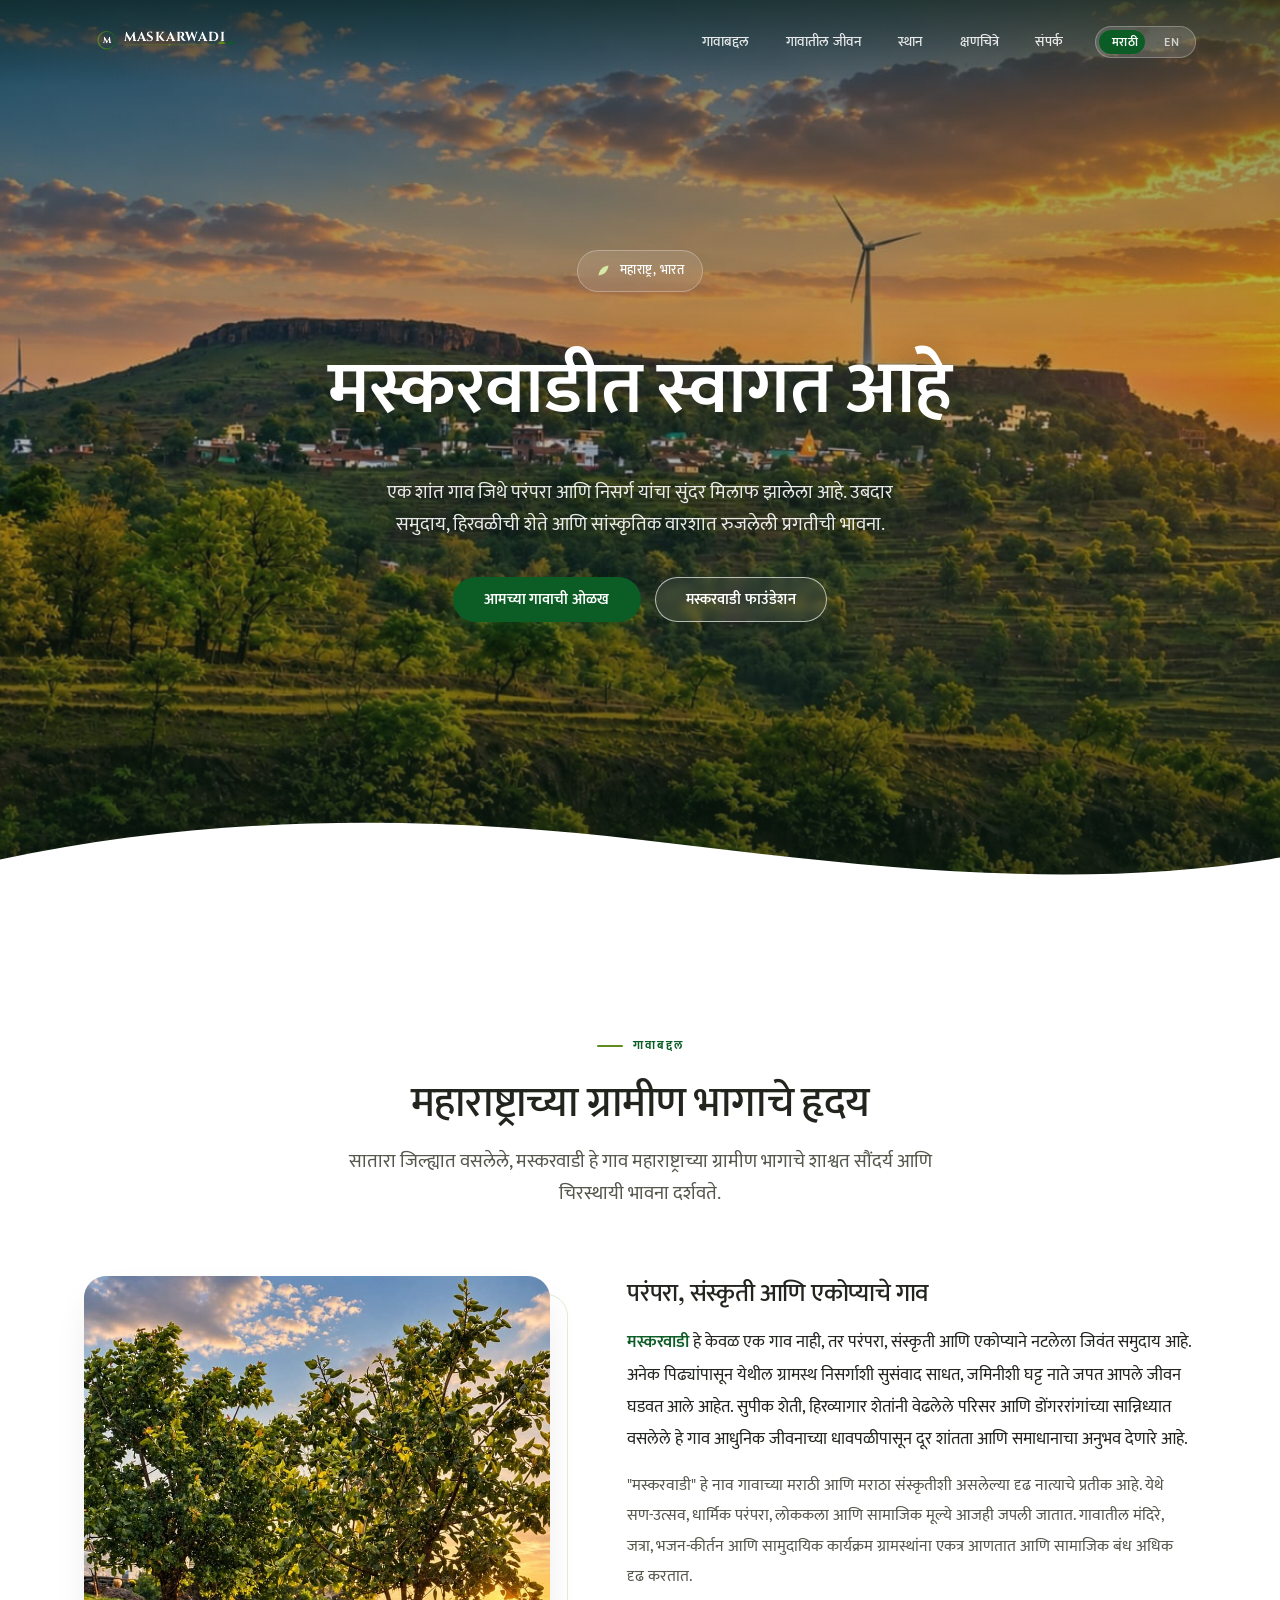
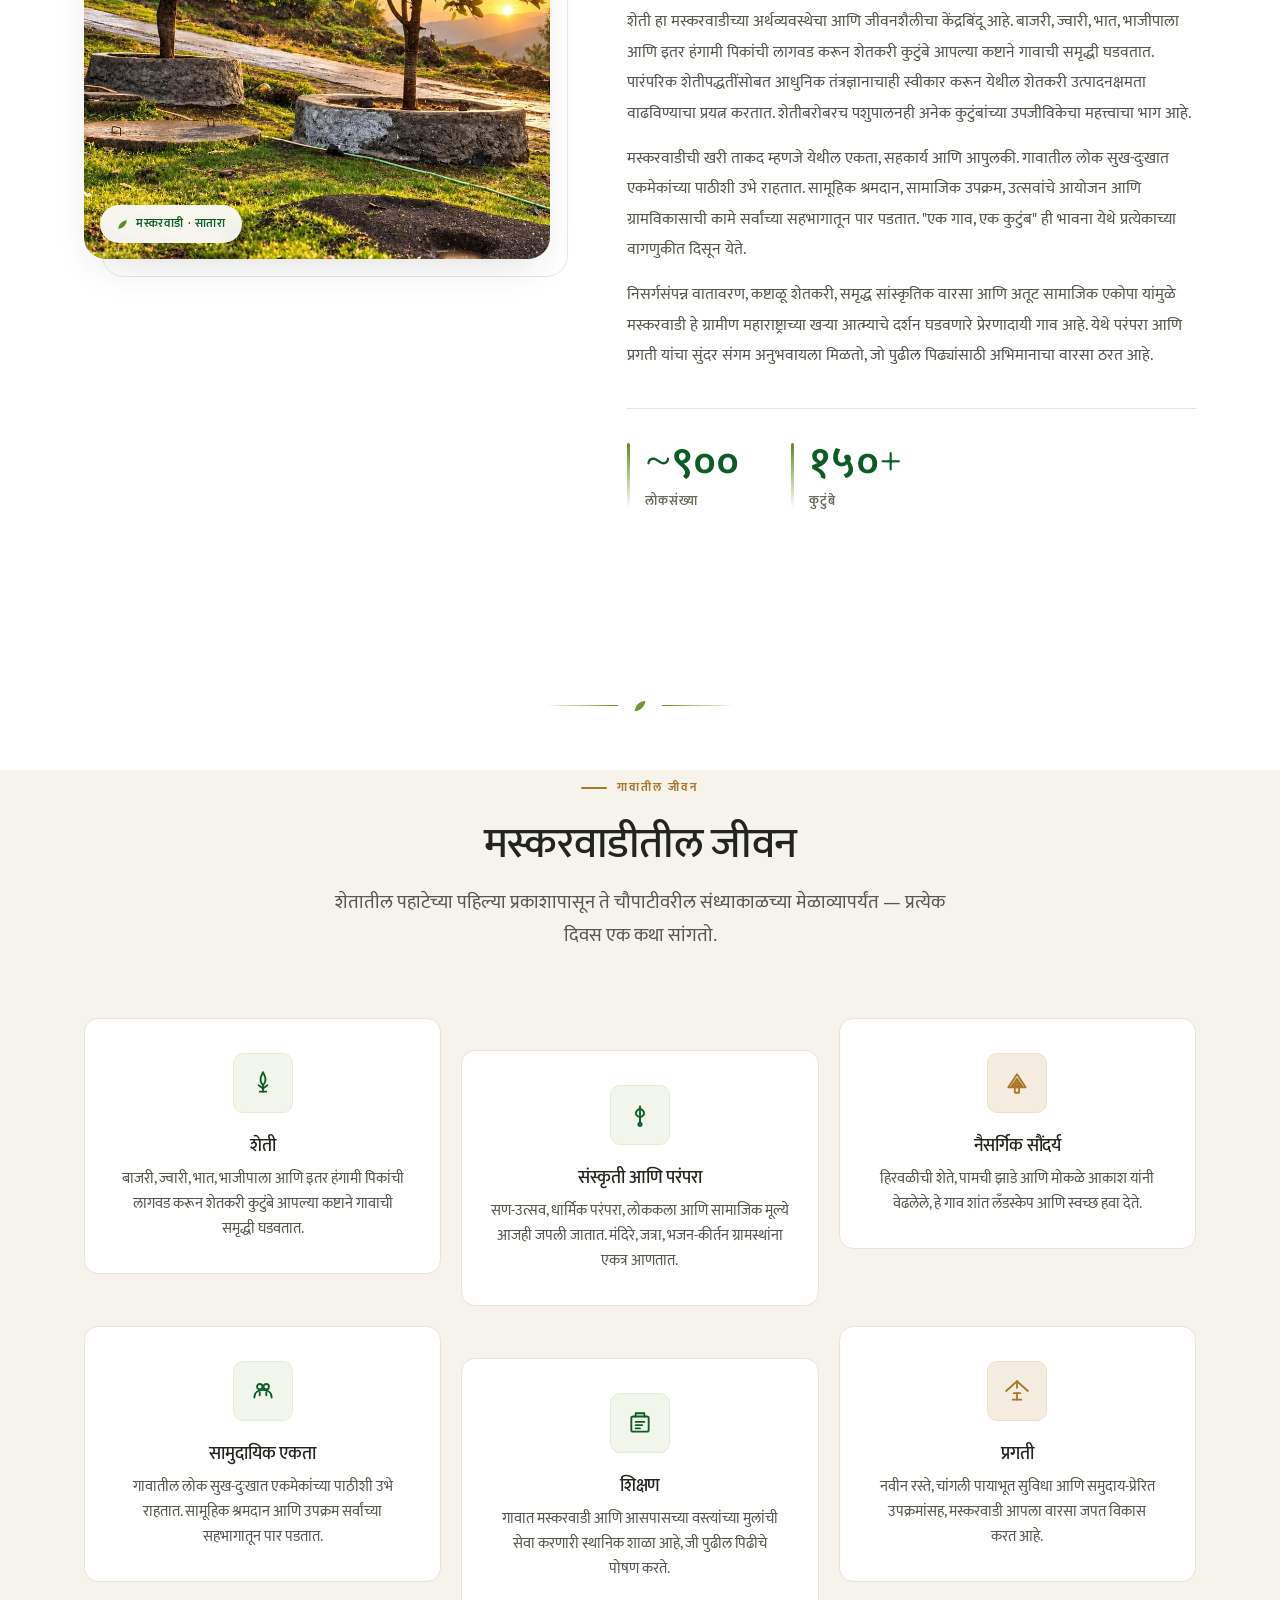
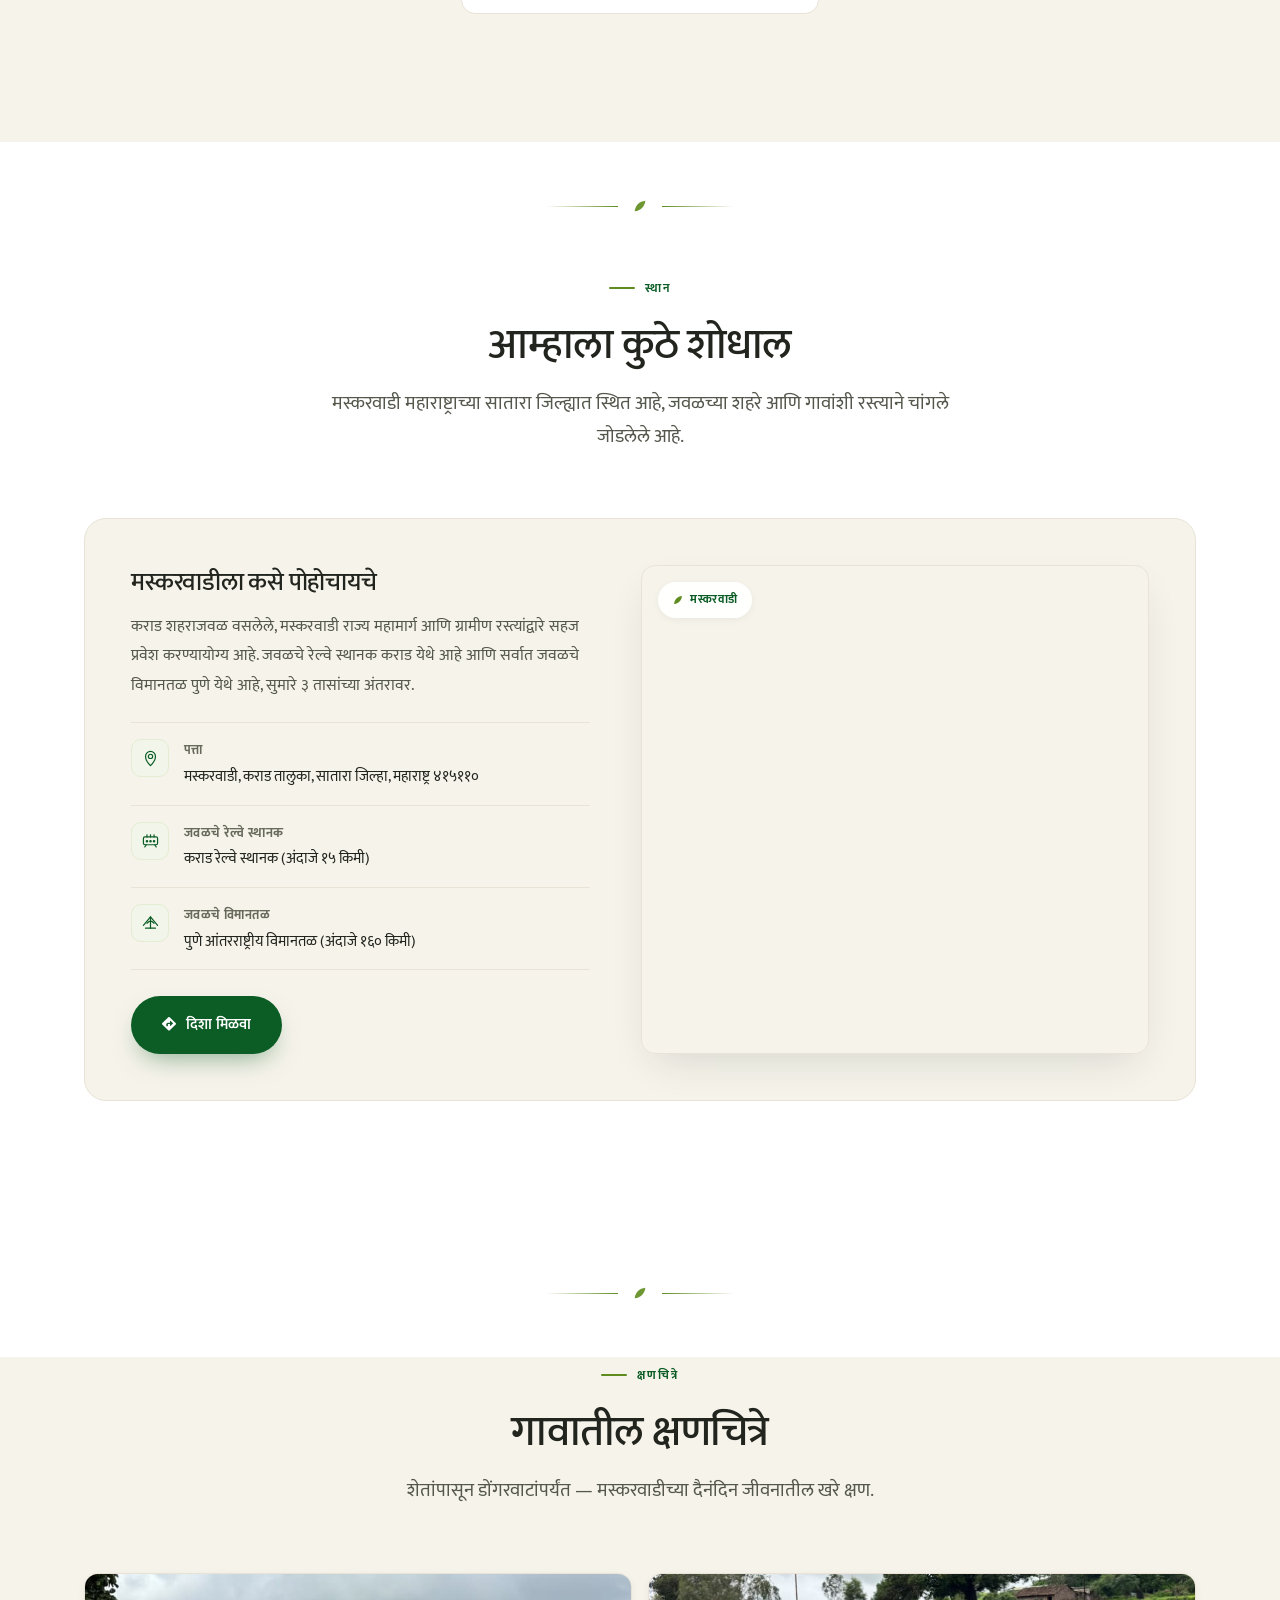
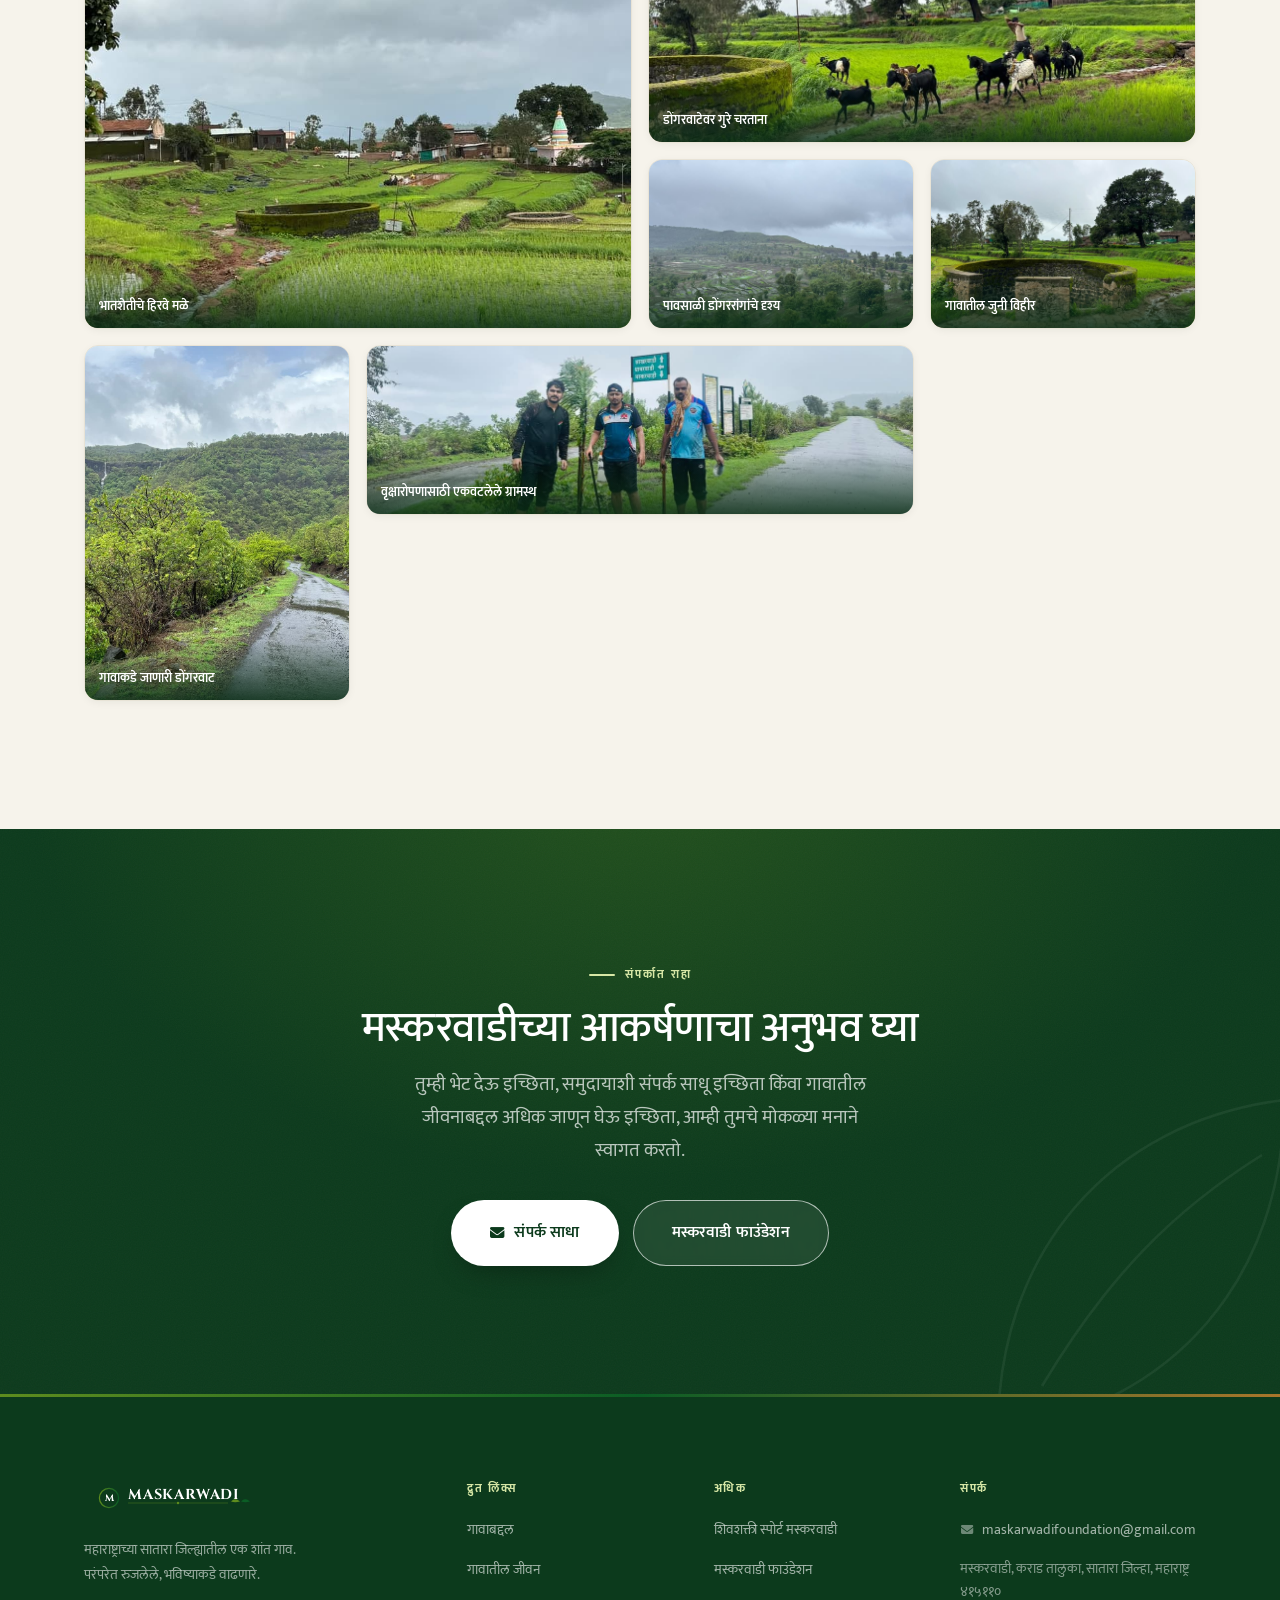
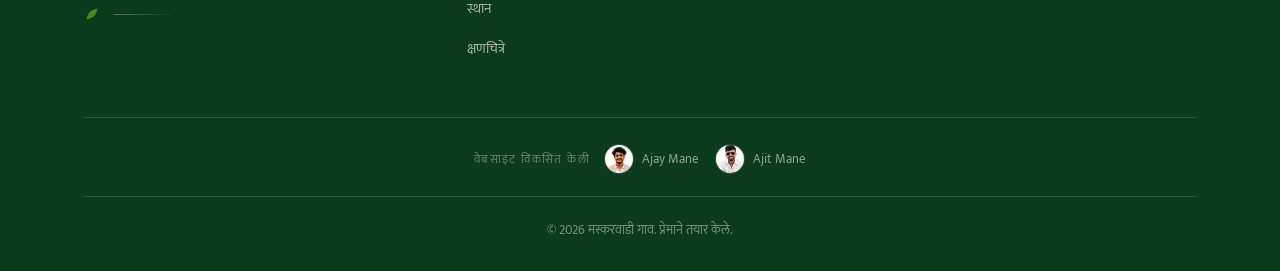
<file: index.html>
<!DOCTYPE html>
<html lang="mr">
<head>
<!-- Google Tag Manager -->
<script>(function(w,d,s,l,i){w[l]=w[l]||[];w[l].push({'gtm.start': new Date().getTime(),event:'gtm.js'});var f=d.getElementsByTagName(s)[0], j=d.createElement(s),dl=l!='dataLayer'?'&l='+l:'';j.async=true;j.src= 'https://www.googletagmanager.com/gtm.js?id='+i+dl;f.parentNode.insertBefore(j,f); })(window,document,'script','dataLayer','GTM-WPQVK494');</script>
<!-- End Google Tag Manager -->
<meta name="google-site-verification" content="3doN-mkCxyCsmPXk70UeICYNRXYFjPTJ4uiX2Zudsjc">
<!-- Google tag (gtag.js) -->
<script async src="https://www.googletagmanager.com/gtag/js?id=G-LP92ZX9S76"></script>
<script>
  window.dataLayer = window.dataLayer || [];
  function gtag(){dataLayer.push(arguments);}
  gtag('js', new Date());
  gtag('config', 'G-LP92ZX9S76');
</script>
  <meta charset="UTF-8">
  <meta name="viewport" content="width=device-width, initial-scale=1.0">
  <meta name="description" content="मस्करवाडी — महाराष्ट्राच्या हृदयातील एक शांत गाव, संस्कृती, समुदाय आणि नैसर्गिक सौंदर्याने समृद्ध.">
  <meta name="theme-color" content="#0C3A1C">
  <title>मस्करवाडी | शांतता आणि प्रगतीचे गाव</title>
  <link rel="canonical" href="https://maskarwadi.com/">

  <link rel="preconnect" href="https://fonts.googleapis.com">
  <link rel="preconnect" href="https://fonts.gstatic.com" crossorigin>
  <link href="https://fonts.googleapis.com/css2?family=Cinzel:wght@600;700&family=Fraunces:ital,opsz,wght@0,9..40,400;0,9..40,500;0,9..40,600;1,9..40,500&family=Mukta:wght@400;500;600;700&display=swap" rel="stylesheet">
  <link rel="stylesheet" href="village.css">
  <link rel="stylesheet" href="https://cdnjs.cloudflare.com/ajax/libs/font-awesome/6.5.0/css/all.min.css">
  <link rel="icon" type="image/svg+xml" href="favicon.svg">

  <!-- Open Graph -->
  <meta property="og:title" content="मस्करवाडी | शांतता आणि प्रगतीचे गाव">
  <meta property="og:description" content="मस्करवाडी — महाराष्ट्राच्या हृदयातील एक शांत गाव, संस्कृती, समुदाय आणि नैसर्गिक सौंदर्याने समृद्ध.">
  <meta property="og:type" content="website">
  <meta property="og:url" content="https://maskarwadi.com/">
  <meta property="og:locale" content="mr_IN">
  <meta property="og:locale:alternate" content="en_IN">
  <meta property="og:image" content="https://maskarwadi.com/Images/og-image.jpg">
  <meta property="og:image:width" content="1200">
  <meta property="og:image:height" content="630">
  <meta property="og:image:alt" content="Maskarwadi village landscape">
  <meta property="og:site_name" content="Maskarwadi">
  <meta name="twitter:card" content="summary_large_image">
  <meta name="twitter:title" content="मस्करवाडी | शांतता आणि प्रगतीचे गाव">
  <meta name="twitter:description" content="मस्करवाडी — महाराष्ट्राच्या हृदयातील एक शांत गाव, संस्कृती, समुदाय आणि नैसर्गिक सौंदर्याने समृद्ध.">
  <meta name="twitter:image" content="https://maskarwadi.com/Images/og-image.jpg">

  <script type="application/ld+json">
  {
    "@context": "https://schema.org",
    "@type": "Place",
    "name": "मस्करवाडी",
    "alternateName": "Maskarwadi",
    "description": "A peaceful village in the Satara district of Maharashtra, India. Rooted in tradition, growing toward the future.",
    "address": {
      "@type": "PostalAddress",
      "addressLocality": "Maskarwadi",
      "addressRegion": "Maharashtra",
      "addressCountry": "IN",
      "postalCode": "415110"
    },
    "geo": { "@type": "GeoCoordinates", "latitude": 17.225, "longitude": 74.195 },
    "url": "https://maskarwadi.com/",
    "image": "https://maskarwadi.com/Images/og-image.jpg"
  }
  </script>
</head>
<body>
<!-- Google Tag Manager (noscript) -->
<noscript><iframe src="https://www.googletagmanager.com/ns.html?id=GTM-WPQVK494" height="0" width="0" style="display:none;visibility:hidden"></iframe></noscript>
<!-- End Google Tag Manager (noscript) -->

  <a href="#main" class="skip-link" data-i18n="skip_link">मुख्य मजकुराकडे जा</a>

  <!-- ===== PAGE LOADER ===== -->
  <div class="page-loader" id="pageLoader" role="status" aria-label="Loading">
    <div class="loader-content">
      <svg xmlns="http://www.w3.org/2000/svg" width="420" height="140" viewBox="0 0 420 140" aria-hidden="true">
        <defs>
          <linearGradient id="brand" x1="0%" y1="0%" x2="100%" y2="100%">
            <stop offset="0%" stop-color="#5E8C1E"/>
            <stop offset="100%" stop-color="#0B5D25"/>
          </linearGradient>
        </defs>
        <g transform="translate(50,30)">
          <path d="M0 70 L0 0 L30 35 L60 0 L60 70" fill="none" stroke="url(#brand)" stroke-width="8"
                stroke-linecap="round" stroke-linejoin="round">
            <animate attributeName="stroke-dasharray" values="0,250;250,0" dur="1.8s" repeatCount="indefinite"/>
          </path>
        </g>
        <text x="140" y="65" font-family="Cinzel, Georgia, serif" font-size="34" font-weight="700" fill="#0B5D25" letter-spacing="2">MASKARWADI</text>
        <text x="140" y="92" font-family="Mukta, Arial, sans-serif" font-size="13" fill="#5E8C1E" letter-spacing="5">HERITAGE • COMMUNITY • PROGRESS</text>
        <rect x="140" y="108" width="180" height="4" rx="2" fill="#E3EDD1"/>
        <rect x="140" y="108" width="60" height="4" rx="2" fill="url(#brand)">
          <animate attributeName="x" values="140;260;140" dur="1.5s" repeatCount="indefinite"/>
        </rect>
      </svg>
    </div>
  </div>

  <div class="scroll-progress" id="scrollProgress"></div>

  <!-- ===== HEADER ===== -->
  <header class="header" id="header">
    <div class="container">
      <a href="#home" class="logo" aria-label="Maskarwadi — home">
        <svg class="logo-svg" viewBox="0 0 900 220" xmlns="http://www.w3.org/2000/svg" aria-hidden="true">
          <defs>
            <linearGradient id="hdrGrad" x1="0%" y1="0%" x2="100%" y2="0%">
              <stop offset="0%" stop-color="#5E8C1E"/><stop offset="100%" stop-color="#0B5D25"/>
            </linearGradient>
          </defs>
          <g transform="translate(70,45)">
            <circle cx="55" cy="55" r="48" fill="none" stroke="url(#hdrGrad)" stroke-width="6"/>
            <text x="55" y="72" text-anchor="middle" font-family="Cinzel,Georgia,serif" font-size="48" font-weight="700" fill="currentColor">M</text>
          </g>
          <text x="220" y="105" font-family="Cinzel,Georgia,serif" font-size="72" font-weight="700" letter-spacing="4" fill="currentColor">MASKARWADI</text>
          <line x1="220" y1="125" x2="720" y2="125" stroke="#5E8C1E" stroke-width="2"/>
          <circle cx="470" cy="125" r="6" fill="#5E8C1E"/>
          <path d="M735 118 Q755 95 780 118 Q755 125 735 118Z" fill="#5E8C1E"/>
          <path d="M785 118 Q805 95 830 118 Q805 125 785 118Z" fill="#0B5D25"/>
        </svg>
      </a>
      <div class="nav-group">
        <nav aria-label="Primary">
          <ul class="nav-links" id="navLinks">
            <li><a href="#about" data-i18n="nav_about">गावाबद्दल</a></li>
            <li><a href="#life" data-i18n="nav_life">गावातील जीवन</a></li>
            <li><a href="#location" data-i18n="nav_location">स्थान</a></li>
            <li><a href="#gallery" data-i18n="nav_gallery">क्षणचित्रे</a></li>
            <li><a href="#contact" data-i18n="nav_contact">संपर्क</a></li>
          </ul>
        </nav>
        <div class="lang-toggle" role="group" aria-label="भाषा / Language">
          <button class="lang-btn active" data-lang="mr" onclick="setLanguage('mr')" aria-pressed="true">मराठी</button>
          <button class="lang-btn" data-lang="en" onclick="setLanguage('en')" aria-pressed="false">EN</button>
        </div>
        <button class="nav-toggle" id="navToggle" aria-label="Menu" aria-expanded="false" aria-controls="navLinks">
          <span></span><span></span><span></span>
        </button>
      </div>
    </div>
  </header>

  <main id="main">

  <!-- ===== HERO ===== -->
  <section class="hero" id="home">
    <div class="hero-bg">
      <img src="Images/hero-banner.jpg" alt="" aria-hidden="true"
           fetchpriority="high" width="1600" height="872">
    </div>
    <div class="hero-overlay"></div>

    <div class="hero-content">
      <span class="hero-badge reveal visible">
        <svg class="leaf" viewBox="0 0 24 24" aria-hidden="true"><path d="M20 4C11 5 5 11 4 20c9-1 15-7 16-16Z"/></svg>
        <span data-i18n="hero_badge">महाराष्ट्र, भारत</span>
      </span>
      <h1 class="reveal visible delay-1"><span data-i18n="hero_welcome">मस्करवाडीत स्वागत आहे</span></h1>
      <p class="reveal visible delay-2" data-i18n="hero_subtitle">
        एक शांत गाव जिथे परंपरा आणि निसर्ग यांचा सुंदर मिलाफ झालेला आहे. उबदार समुदाय, हिरवळीची शेते आणि सांस्कृतिक वारशात रुजलेली प्रगतीची भावना.
      </p>
      <div class="hero-buttons reveal visible delay-3">
        <a href="#about" class="btn btn-primary" data-i18n="hero_btn1">आमच्या गावाची ओळख</a>
        <a href="https://foundation.maskarwadi.com/" class="btn btn-ghost" data-i18n="hero_btn2">मस्करवाडी फाउंडेशन</a>
      </div>
    </div>

    <div class="hero-curve" aria-hidden="true">
      <svg viewBox="0 0 1440 100" preserveAspectRatio="none" xmlns="http://www.w3.org/2000/svg">
        <path d="M0,100 L0,54 C240,4 480,4 720,32 C960,60 1200,92 1440,52 L1440,100 Z"></path>
      </svg>
    </div>
  </section>

  <!-- ===== ABOUT ===== -->
  <section class="section section--paper" id="about">
    <div class="container">
      <div class="section-head text-center reveal">
        <span class="section-tag" data-i18n="about_tag">गावाबद्दल</span>
        <h2 class="section-title" data-i18n="about_title">महाराष्ट्राच्या ग्रामीण भागाचे हृदय</h2>
        <p class="section-intro" data-i18n="about_subtitle">
          सातारा जिल्ह्यात वसलेले, मस्करवाडी हे गाव महाराष्ट्राच्या ग्रामीण भागाचे शाश्वत सौंदर्य आणि चिरस्थायी भावना दर्शवते.
        </p>
      </div>

      <div class="about-grid">
        <div class="about-media reveal-left">
          <div class="about-image-wrap">
            <img src="Images/about-village.jpg" alt="Young fruit trees in stone planters along a village path at sunset, Maskarwadi" width="900" height="1125" loading="lazy">
          </div>
          <span class="about-image-tag">
            <svg class="leaf" viewBox="0 0 24 24" aria-hidden="true"><path d="M20 4C11 5 5 11 4 20c9-1 15-7 16-16Z"/></svg>
            <span data-i18n="about_media_tag">मस्करवाडी · सातारा</span>
          </span>
        </div>

        <div class="about-text reveal-right">
          <h3 data-i18n="about_heading">परंपरा, संस्कृती आणि एकोप्याचे गाव</h3>
          <p>
            <span class="highlight" data-i18n="about_highlight">मस्करवाडी</span><span data-i18n="about_p1"> हे केवळ एक गाव नाही, तर परंपरा, संस्कृती आणि एकोप्याने नटलेला जिवंत समुदाय आहे. अनेक पिढ्यांपासून येथील ग्रामस्थ निसर्गाशी सुसंवाद साधत, जमिनीशी घट्ट नाते जपत आपले जीवन घडवत आले आहेत. सुपीक शेती, हिरव्यागार शेतांनी वेढलेले परिसर आणि डोंगररांगांच्या सान्निध्यात वसलेले हे गाव आधुनिक जीवनाच्या धावपळीपासून दूर शांतता आणि समाधानाचा अनुभव देणारे आहे.</span>
          </p>
          <p data-i18n="about_p2">
            "मस्करवाडी" हे नाव गावाच्या मराठी आणि मराठा संस्कृतीशी असलेल्या दृढ नात्याचे प्रतीक आहे. येथे सण-उत्सव, धार्मिक परंपरा, लोककला आणि सामाजिक मूल्ये आजही जपली जातात. गावातील मंदिरे, जत्रा, भजन-कीर्तन आणि सामुदायिक कार्यक्रम ग्रामस्थांना एकत्र आणतात आणि सामाजिक बंध अधिक दृढ करतात.
          </p>
          <p data-i18n="about_p3">
            शेती हा मस्करवाडीच्या अर्थव्यवस्थेचा आणि जीवनशैलीचा केंद्रबिंदू आहे. बाजरी, ज्वारी, भात, भाजीपाला आणि इतर हंगामी पिकांची लागवड करून शेतकरी कुटुंबे आपल्या कष्टाने गावाची समृद्धी घडवतात. पारंपरिक शेतीपद्धतींसोबत आधुनिक तंत्रज्ञानाचाही स्वीकार करून येथील शेतकरी उत्पादनक्षमता वाढविण्याचा प्रयत्न करतात. शेतीबरोबरच पशुपालनही अनेक कुटुंबांच्या उपजीविकेचा महत्त्वाचा भाग आहे.
          </p>
          <p data-i18n="about_p4">
            मस्करवाडीची खरी ताकद म्हणजे येथील एकता, सहकार्य आणि आपुलकी. गावातील लोक सुख-दुःखात एकमेकांच्या पाठीशी उभे राहतात. सामूहिक श्रमदान, सामाजिक उपक्रम, उत्सवांचे आयोजन आणि ग्रामविकासाची कामे सर्वांच्या सहभागातून पार पडतात. "एक गाव, एक कुटुंब" ही भावना येथे प्रत्येकाच्या वागणुकीत दिसून येते.
          </p>
          <p data-i18n="about_p5">
            निसर्गसंपन्न वातावरण, कष्टाळू शेतकरी, समृद्ध सांस्कृतिक वारसा आणि अतूट सामाजिक एकोपा यांमुळे मस्करवाडी हे ग्रामीण महाराष्ट्राच्या खऱ्या आत्म्याचे दर्शन घडवणारे प्रेरणादायी गाव आहे. येथे परंपरा आणि प्रगती यांचा सुंदर संगम अनुभवायला मिळतो, जो पुढील पिढ्यांसाठी अभिमानाचा वारसा ठरत आहे.
          </p>
          <div class="about-stats">
            <div class="about-stat">
              <div class="num" data-i18n-num="about_num1">~९००</div>
              <div class="label" data-i18n="about_stat1">लोकसंख्या</div>
            </div>
            <div class="about-stat">
              <div class="num" data-i18n-num="about_num2">१५०+</div>
              <div class="label" data-i18n="about_stat2">कुटुंबे</div>
            </div>
          </div>
        </div>
      </div>
    </div>
  </section>

  <div class="section-divider" aria-hidden="true">
    <div class="leaf-rule">
      <svg class="leaf" viewBox="0 0 24 24"><path d="M20 4C11 5 5 11 4 20c9-1 15-7 16-16Z"/></svg>
    </div>
  </div>

  <!-- ===== VILLAGE LIFE / FEATURES ===== -->
  <section class="section section--sand" id="life">
    <div class="container">
      <div class="section-head text-center reveal">
        <span class="section-tag section-tag--accent" data-i18n="life_tag">गावातील जीवन</span>
        <h2 class="section-title" data-i18n="life_title">मस्करवाडीतील जीवन</h2>
        <p class="section-intro" data-i18n="life_subtitle">
          शेतातील पहाटेच्या पहिल्या प्रकाशापासून ते चौपाटीवरील संध्याकाळच्या मेळाव्यापर्यंत — प्रत्येक दिवस एक कथा सांगतो.
        </p>
      </div>

      <div class="features-grid">
        <div class="feature-card reveal delay-1">
          <div class="feature-icon">
            <svg class="svg-icon" viewBox="0 0 24 24" aria-hidden="true">
              <path d="M12 2 C10 6 8 10 12 14 C16 10 14 6 12 2Z"/><line x1="12" y1="14" x2="12" y2="20"/>
              <line x1="9" y1="20" x2="15" y2="20"/><line x1="12" y1="17" x2="8" y2="14"/><line x1="12" y1="17" x2="16" y2="14"/>
            </svg>
          </div>
          <h3 data-i18n="feat1_title">शेती</h3>
          <p data-i18n="feat1_desc">बाजरी, ज्वारी, भात, भाजीपाला आणि इतर हंगामी पिकांची लागवड करून शेतकरी कुटुंबे आपल्या कष्टाने गावाची समृद्धी घडवतात.</p>
        </div>
        <div class="feature-card reveal delay-2">
          <div class="feature-icon">
            <svg class="svg-icon" viewBox="0 0 24 24" aria-hidden="true">
              <path d="M12 4 L12 20"/><path d="M12 6 C8 8 6 12 12 14 C18 12 16 8 12 6Z"/>
              <line x1="12" y1="14" x2="12" y2="20"/><circle cx="12" cy="20.5" r="1.5"/>
            </svg>
          </div>
          <h3 data-i18n="feat2_title">संस्कृती आणि परंपरा</h3>
          <p data-i18n="feat2_desc">सण-उत्सव, धार्मिक परंपरा, लोककला आणि सामाजिक मूल्ये आजही जपली जातात. मंदिरे, जत्रा, भजन-कीर्तन ग्रामस्थांना एकत्र आणतात.</p>
        </div>
        <div class="feature-card reveal delay-3">
          <div class="feature-icon">
            <svg class="svg-icon" viewBox="0 0 24 24" aria-hidden="true">
              <path d="M12 4 L4 16 L20 16 Z"/><path d="M12 8 L7 15 L17 15 Z"/><path d="M12 11 L9 14 L15 14 Z"/>
              <rect x="10" y="16" width="4" height="5" rx="0.5"/>
            </svg>
          </div>
          <h3 data-i18n="feat3_title">नैसर्गिक सौंदर्य</h3>
          <p data-i18n="feat3_desc">हिरवळीची शेते, पामची झाडे आणि मोकळे आकाश यांनी वेढलेले, हे गाव शांत लँडस्केप आणि स्वच्छ हवा देते.</p>
        </div>
        <div class="feature-card reveal delay-1">
          <div class="feature-icon">
            <svg class="svg-icon" viewBox="0 0 24 24" aria-hidden="true">
              <circle cx="9" cy="8" r="2.5"/><circle cx="15" cy="8" r="2.5"/>
              <path d="M4 18 C4 13 8 11 12 11 C16 11 20 13 20 18"/><line x1="9" y1="13" x2="9" y2="16"/><line x1="15" y1="13" x2="15" y2="16"/>
            </svg>
          </div>
          <h3 data-i18n="feat4_title">सामुदायिक एकता</h3>
          <p data-i18n="feat4_desc">गावातील लोक सुख-दुःखात एकमेकांच्या पाठीशी उभे राहतात. सामूहिक श्रमदान आणि उपक्रम सर्वांच्या सहभागातून पार पडतात.</p>
        </div>
        <div class="feature-card reveal delay-2">
          <div class="feature-icon">
            <svg class="svg-icon" viewBox="0 0 24 24" aria-hidden="true">
              <rect x="4" y="6" width="16" height="14" rx="1.5"/><line x1="8" y1="11" x2="16" y2="11"/>
              <line x1="8" y1="14" x2="14" y2="14"/><line x1="8" y1="17" x2="12" y2="17"/><path d="M8 6 L8 3 L16 3 L16 6"/>
            </svg>
          </div>
          <h3 data-i18n="feat5_title">शिक्षण</h3>
          <p data-i18n="feat5_desc">गावात मस्करवाडी आणि आसपासच्या वस्त्यांच्या मुलांची सेवा करणारी स्थानिक शाळा आहे, जी पुढील पिढीचे पोषण करते.</p>
        </div>
        <div class="feature-card reveal delay-3">
          <div class="feature-icon">
            <svg class="svg-icon" viewBox="0 0 24 24" aria-hidden="true">
              <path d="M2 12 L12 3 L22 12"/><path d="M12 3 L12 9"/><line x1="8" y1="20" x2="16" y2="20"/>
              <line x1="12" y1="20" x2="12" y2="14"/><line x1="9" y1="14" x2="15" y2="14"/>
            </svg>
          </div>
          <h3 data-i18n="feat6_title">प्रगती</h3>
          <p data-i18n="feat6_desc">नवीन रस्ते, चांगली पायाभूत सुविधा आणि समुदाय-प्रेरित उपक्रमांसह, मस्करवाडी आपला वारसा जपत विकास करत आहे.</p>
        </div>
      </div>
    </div>
  </section>

  <div class="section-divider" aria-hidden="true">
    <div class="leaf-rule">
      <svg class="leaf" viewBox="0 0 24 24"><path d="M20 4C11 5 5 11 4 20c9-1 15-7 16-16Z"/></svg>
    </div>
  </div>

  <!-- ===== LOCATION ===== -->
  <section class="section section--paper" id="location">
    <div class="container">
      <div class="section-head text-center reveal">
        <span class="section-tag" data-i18n="loc_tag">स्थान</span>
        <h2 class="section-title" data-i18n="loc_title">आम्हाला कुठे शोधाल</h2>
        <p class="section-intro" data-i18n="loc_subtitle">
          मस्करवाडी महाराष्ट्राच्या सातारा जिल्ह्यात स्थित आहे, जवळच्या शहरे आणि गावांशी रस्त्याने चांगले जोडलेले आहे.
        </p>
      </div>

      <div class="location-panel reveal">
        <div class="location-info">
          <h3 data-i18n="loc_heading">मस्करवाडीला कसे पोहोचायचे</h3>
          <p data-i18n="loc_p">
            कराड शहराजवळ वसलेले, मस्करवाडी राज्य महामार्ग आणि ग्रामीण रस्त्यांद्वारे सहज प्रवेश करण्यायोग्य आहे. जवळचे रेल्वे स्थानक कराड येथे आहे आणि सर्वात जवळचे विमानतळ पुणे येथे आहे, सुमारे ३ तासांच्या अंतरावर.
          </p>
          <div class="location-details">
            <div class="location-detail">
              <div class="icon">
                <svg class="svg-icon" viewBox="0 0 24 24" aria-hidden="true">
                  <path d="M12 2 C8 2 5 5 5 9 C5 15 12 22 12 22 C12 22 19 15 19 9 C19 5 16 2 12 2Z"/><circle cx="12" cy="9" r="3"/>
                </svg>
              </div>
              <div class="info">
                <h4 data-i18n="loc_addr_label">पत्ता</h4>
                <p data-i18n="loc_addr_val">मस्करवाडी, कराड तालुका, सातारा जिल्हा, महाराष्ट्र ४१५११०</p>
              </div>
            </div>
            <div class="location-detail">
              <div class="icon">
                <svg class="svg-icon" viewBox="0 0 24 24" aria-hidden="true">
                  <rect x="2" y="7" width="20" height="11" rx="2"/><line x1="6" y1="18" x2="4" y2="21"/><line x1="18" y1="18" x2="20" y2="21"/>
                  <circle cx="7" cy="13" r="1"/><circle cx="12" cy="13" r="1"/><circle cx="17" cy="13" r="1"/>
                  <line x1="7" y1="7" x2="7" y2="4"/><line x1="12" y1="7" x2="12" y2="4"/><line x1="17" y1="7" x2="17" y2="4"/>
                </svg>
              </div>
              <div class="info">
                <h4 data-i18n="loc_rail_label">जवळचे रेल्वे स्थानक</h4>
                <p data-i18n="loc_rail_val">कराड रेल्वे स्थानक (अंदाजे १५ किमी)</p>
              </div>
            </div>
            <div class="location-detail">
              <div class="icon">
                <svg class="svg-icon" viewBox="0 0 24 24" aria-hidden="true">
                  <path d="M2 16 L12 4 L22 16"/><line x1="12" y1="4" x2="12" y2="20"/><line x1="5" y1="20" x2="19" y2="20"/>
                  <path d="M7 13 C7 13 10 10 12 10 C14 10 17 13 17 13"/>
                </svg>
              </div>
              <div class="info">
                <h4 data-i18n="loc_air_label">जवळचे विमानतळ</h4>
                <p data-i18n="loc_air_val">पुणे आंतरराष्ट्रीय विमानतळ (अंदाजे १६० किमी)</p>
              </div>
            </div>
          </div>
          <a class="btn btn-primary" href="https://www.google.com/maps/dir/?api=1&destination=17.2250,74.1950"
             target="_blank" rel="noopener">
            <i class="fas fa-diamond-turn-right" aria-hidden="true"></i>
            <span data-i18n="loc_directions">दिशा मिळवा</span>
          </a>
        </div>

        <div class="location-map">
          <span class="map-pin">
            <svg class="leaf" viewBox="0 0 24 24" aria-hidden="true"><path d="M20 4C11 5 5 11 4 20c9-1 15-7 16-16Z"/></svg>
            <span data-i18n="map_label">मस्करवाडी</span>
          </span>
          <iframe
            title="Maskarwadi location map"
            src="https://www.openstreetmap.org/export/embed.html?bbox=74.1650%2C17.2000%2C74.2250%2C17.2500&amp;layer=mapnik&amp;marker=17.2250%2C74.1950"
            loading="lazy" referrerpolicy="no-referrer-when-downgrade">
          </iframe>
        </div>
      </div>
    </div>
  </section>

  <div class="section-divider" aria-hidden="true">
    <div class="leaf-rule">
      <svg class="leaf" viewBox="0 0 24 24"><path d="M20 4C11 5 5 11 4 20c9-1 15-7 16-16Z"/></svg>
    </div>
  </div>

  <!-- ===== GALLERY ===== -->
  <section class="section section--sand" id="gallery">
    <div class="container">
      <div class="section-head text-center reveal">
        <span class="section-tag" data-i18n="gallery_tag">क्षणचित्रे</span>
        <h2 class="section-title" data-i18n="gallery_title">गावातील क्षणचित्रे</h2>
        <p class="section-intro" data-i18n="gallery_subtitle">
          शेतांपासून डोंगरवाटांपर्यंत — मस्करवाडीच्या दैनंदिन जीवनातील खरे क्षण.
        </p>
      </div>

      <div class="gallery-grid reveal">
        <figure class="gallery-item gallery-item--featured">
          <img src="Images/gallery-paddy-temple.jpg" alt="Lush green rice paddies with the village temple spire in the background" width="825" height="1100" loading="lazy">
          <figcaption data-i18n="gallery_cap1">भातशेतीचे हिरवे मळे</figcaption>
        </figure>
        <figure class="gallery-item gallery-item--wide">
          <img src="Images/gallery-goats.jpg" alt="A herd of goats being walked along a path between rice fields" width="1100" height="825" loading="lazy">
          <figcaption data-i18n="gallery_cap2">डोंगरवाटेवर गुरे चरताना</figcaption>
        </figure>
        <figure class="gallery-item">
          <img src="Images/gallery-hills.jpg" alt="Misty terraced hills around Maskarwadi during the monsoon" width="1100" height="825" loading="lazy">
          <figcaption data-i18n="gallery_cap3">पावसाळी डोंगररांगांचे दृश्य</figcaption>
        </figure>
        <figure class="gallery-item">
          <img src="Images/gallery-well.jpg" alt="An old stone well beside the fields, covered in moss" width="1100" height="825" loading="lazy">
          <figcaption data-i18n="gallery_cap4">गावातील जुनी विहीर</figcaption>
        </figure>
        <figure class="gallery-item gallery-item--tall">
          <img src="Images/gallery-road.jpg" alt="A winding hill road leading toward Maskarwadi with a distant waterfall" width="825" height="1100" loading="lazy">
          <figcaption data-i18n="gallery_cap5">गावाकडे जाणारी डोंगरवाट</figcaption>
        </figure>
        <figure class="gallery-item gallery-item--wide">
          <img src="Images/gallery-planting.jpg" alt="Villagers standing together beside a newly planted sapling at the village signpost" width="1100" height="557" loading="lazy">
          <figcaption data-i18n="gallery_cap6">वृक्षारोपणासाठी एकवटलेले ग्रामस्थ</figcaption>
        </figure>
      </div>
    </div>
  </section>

  <!-- ===== CTA ===== -->
  <section class="cta-section" id="contact">
    <svg class="cta-leaf" viewBox="0 0 200 200" aria-hidden="true">
      <path d="M170 30C170 110 120 170 40 180C40 100 90 40 170 30Z"/>
      <path d="M60 160C90 110 120 80 160 55"/>
    </svg>
    <div class="container">
      <div class="reveal-scale">
        <span class="section-tag section-tag--light" data-i18n="cta_tag">संपर्कात राहा</span>
        <h2 data-i18n="cta_title">मस्करवाडीच्या आकर्षणाचा अनुभव घ्या</h2>
        <p data-i18n="cta_subtitle">
          तुम्ही भेट देऊ इच्छिता, समुदायाशी संपर्क साधू इच्छिता किंवा गावातील जीवनाबद्दल अधिक जाणून घेऊ इच्छिता, आम्ही तुमचे मोकळ्या मनाने स्वागत करतो.
        </p>
        <div class="cta-buttons">
          <a href="mailto:maskarwadifoundation@gmail.com" class="btn btn-light btn-lg">
            <i class="fas fa-envelope" aria-hidden="true"></i> <span data-i18n="cta_btn">संपर्क साधा</span>
          </a>
          <a href="https://foundation.maskarwadi.com/" class="btn btn-ghost btn-lg" data-i18n="hero_btn2">मस्करवाडी फाउंडेशन</a>
        </div>
      </div>
    </div>
  </section>

  </main>

  <!-- ===== FOOTER ===== -->
  <footer class="footer">
    <div class="container">
      <div class="footer-grid">
        <div class="footer-brand">
          <svg class="footer-logo-svg" viewBox="0 0 900 220" xmlns="http://www.w3.org/2000/svg" aria-hidden="true">
            <defs>
              <linearGradient id="ftrGrad" x1="0%" y1="0%" x2="100%" y2="0%">
                <stop offset="0%" stop-color="#5E8C1E"/><stop offset="100%" stop-color="#0B5D25"/>
              </linearGradient>
            </defs>
            <g transform="translate(70,45)">
              <circle cx="55" cy="55" r="48" fill="none" stroke="url(#ftrGrad)" stroke-width="6"/>
              <text x="55" y="72" text-anchor="middle" font-family="Cinzel,Georgia,serif" font-size="48" font-weight="700" fill="#fff">M</text>
            </g>
            <text x="220" y="105" font-family="Cinzel,Georgia,serif" font-size="72" font-weight="700" letter-spacing="4" fill="#fff">MASKARWADI</text>
            <line x1="220" y1="125" x2="720" y2="125" stroke="#5E8C1E" stroke-width="2"/>
            <circle cx="470" cy="125" r="6" fill="#5E8C1E"/>
            <path d="M735 118 Q755 95 780 118 Q755 125 735 118Z" fill="#5E8C1E"/>
            <path d="M785 118 Q805 95 830 118 Q805 125 785 118Z" fill="#0B5D25"/>
          </svg>
          <p data-i18n="footer_desc">महाराष्ट्राच्या सातारा जिल्ह्यातील एक शांत गाव. परंपरेत रुजलेले, भविष्याकडे वाढणारे.</p>
          <div class="leaf-rule" aria-hidden="true">
            <svg class="leaf" viewBox="0 0 24 24"><path d="M20 4C11 5 5 11 4 20c9-1 15-7 16-16Z"/></svg>
          </div>
        </div>
        <div>
          <h4 data-i18n="footer_links">द्रुत लिंक्स</h4>
          <ul>
            <li><a href="#about" data-i18n="nav_about">गावाबद्दल</a></li>
            <li><a href="#life" data-i18n="nav_life">गावातील जीवन</a></li>
            <li><a href="#location" data-i18n="nav_location">स्थान</a></li>
            <li><a href="#gallery" data-i18n="nav_gallery">क्षणचित्रे</a></li>
          </ul>
        </div>
        <div>
          <h4 data-i18n="footer_more">अधिक</h4>
          <ul>
            <li><a href="/shivshakti-sport/" data-i18n="nav_sport">शिवशक्ती स्पोर्ट मस्करवाडी</a></li>
            <li><a href="https://foundation.maskarwadi.com/" data-i18n="hero_btn2">मस्करवाडी फाउंडेशन</a></li>
          </ul>
        </div>
        <div class="footer-contact">
          <h4 data-i18n="footer_connect">संपर्क</h4>
          <a href="mailto:maskarwadifoundation@gmail.com"><i class="fas fa-envelope" aria-hidden="true"></i> maskarwadifoundation@gmail.com</a>
          <address data-i18n="loc_addr_val">मस्करवाडी, कराड तालुका, सातारा जिल्हा, महाराष्ट्र ४१५११०</address>
        </div>
      </div>

      <div class="footer-dev">
        <span class="footer-dev-label" data-i18n="footer_dev_heading">वेबसाइट विकसित केली</span>
        <span class="footer-dev-people">
          <span class="footer-dev-person">
            <img src="Images/ajay-mane.jpg" alt="Ajay Mane" width="60" height="60" loading="lazy">
            <span>Ajay Mane</span>
          </span>
          <span class="footer-dev-person">
            <img src="Images/ajit-mane.jpg" alt="Ajit Mane" width="60" height="60" loading="lazy">
            <span>Ajit Mane</span>
          </span>
        </span>
      </div>

      <div class="footer-bottom">
        <p>&copy; <span id="footerYear">2026</span> <span data-i18n="footer_copy">मस्करवाडी गाव. प्रेमाने तयार केले.</span></p>
      </div>
    </div>
  </footer>

  <script src="village.js"></script>
</body>
</html>
</file>
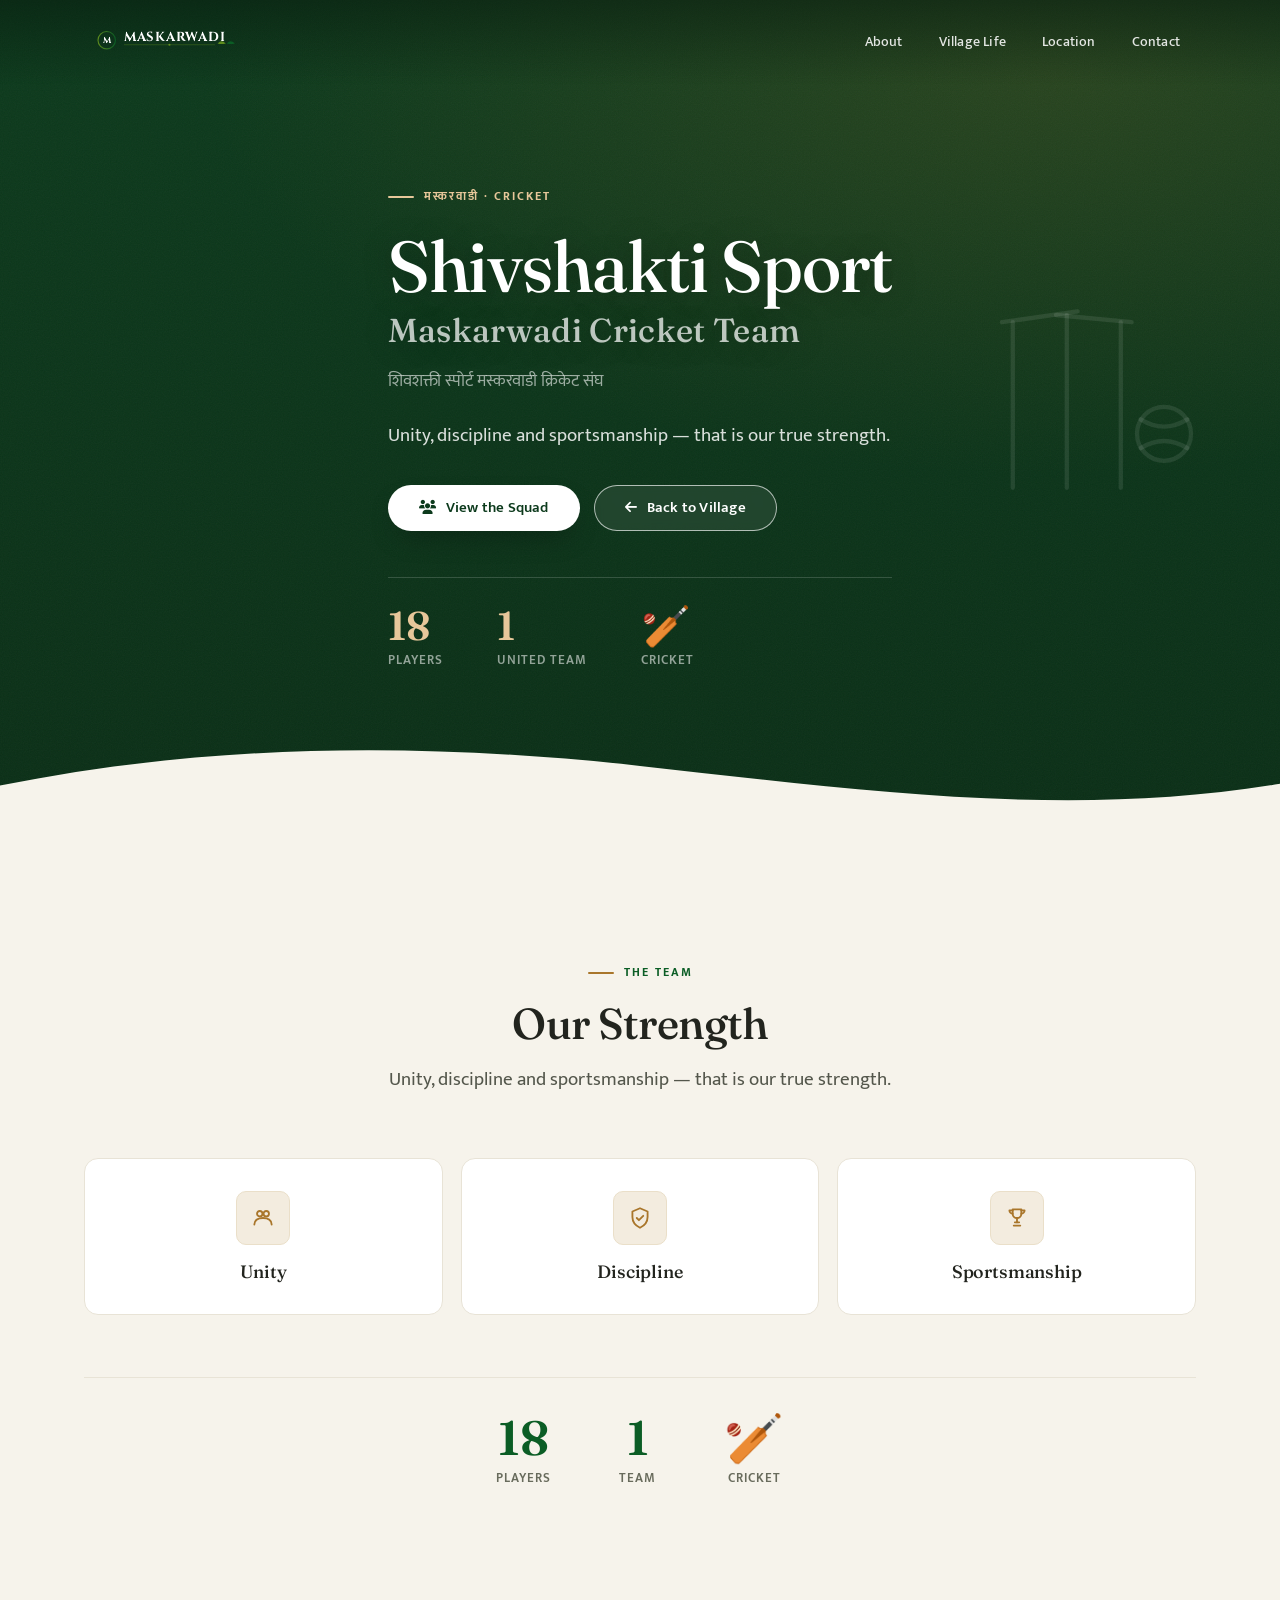
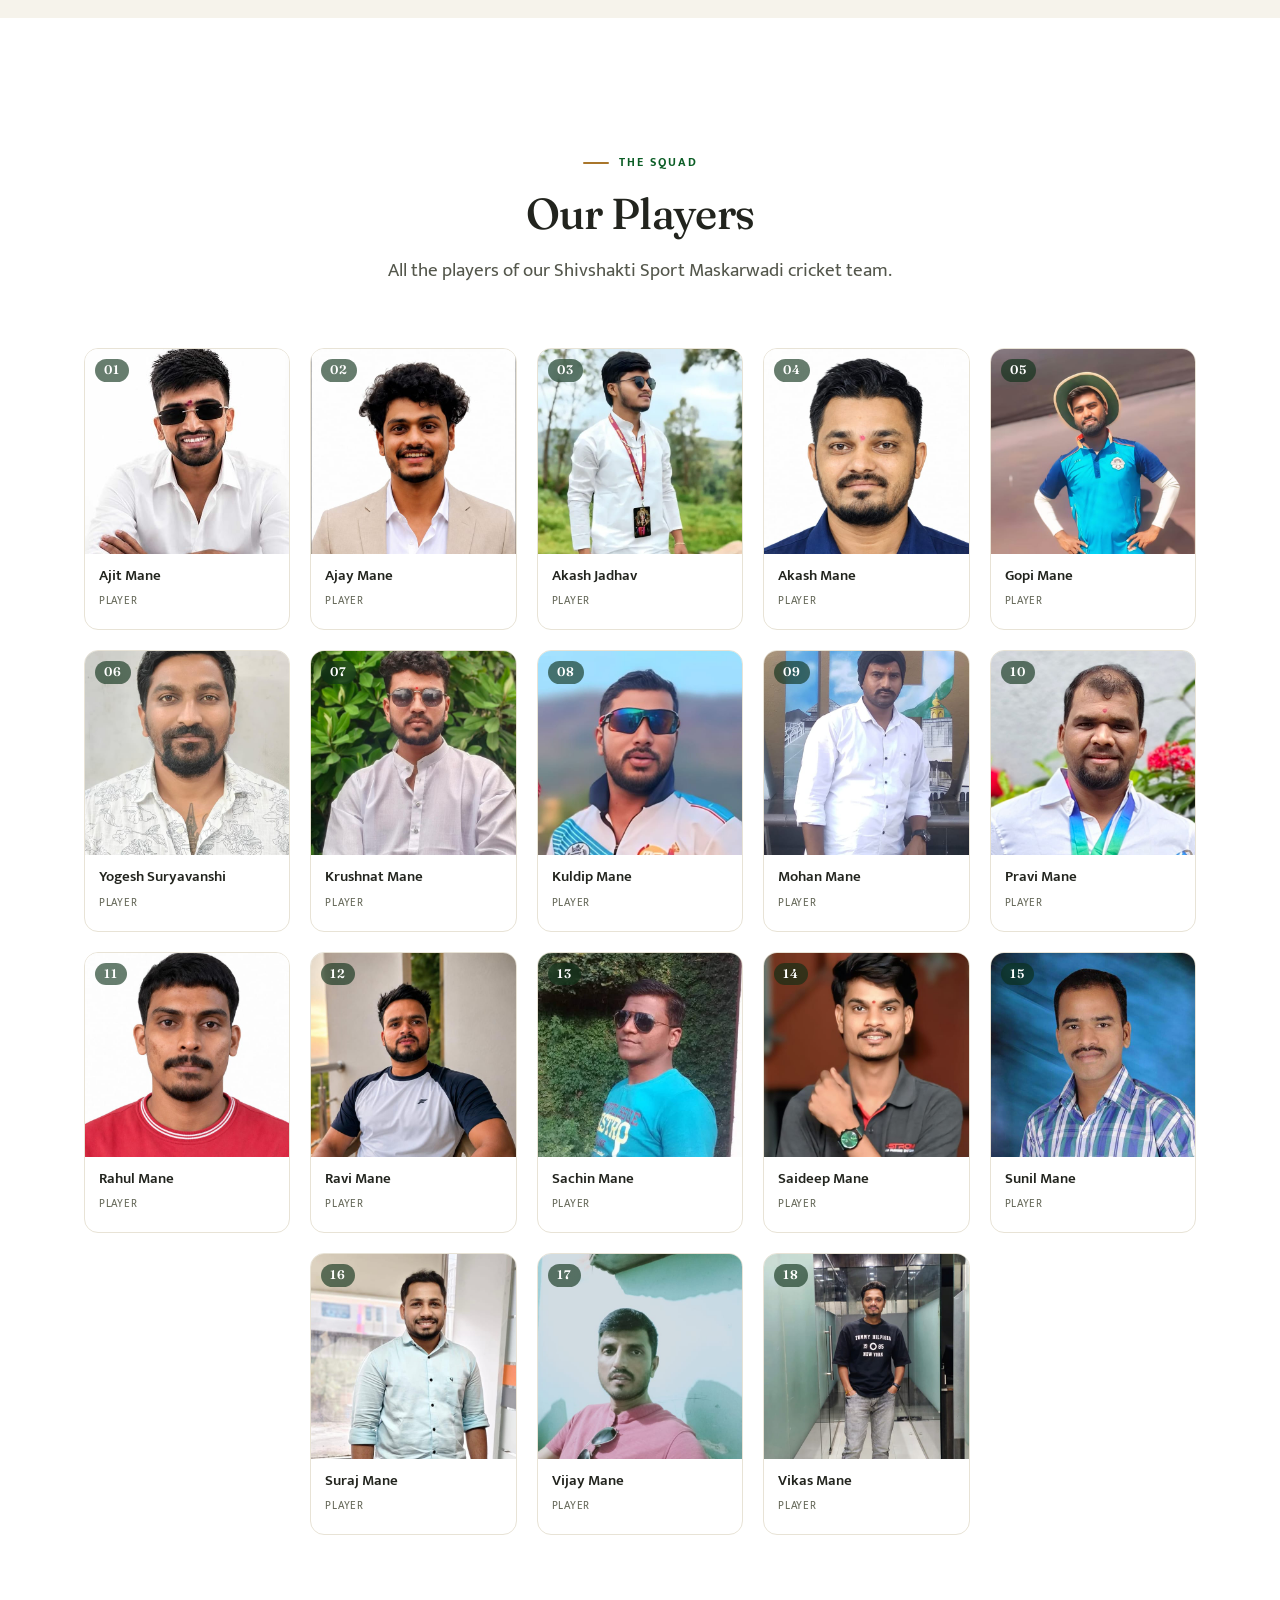
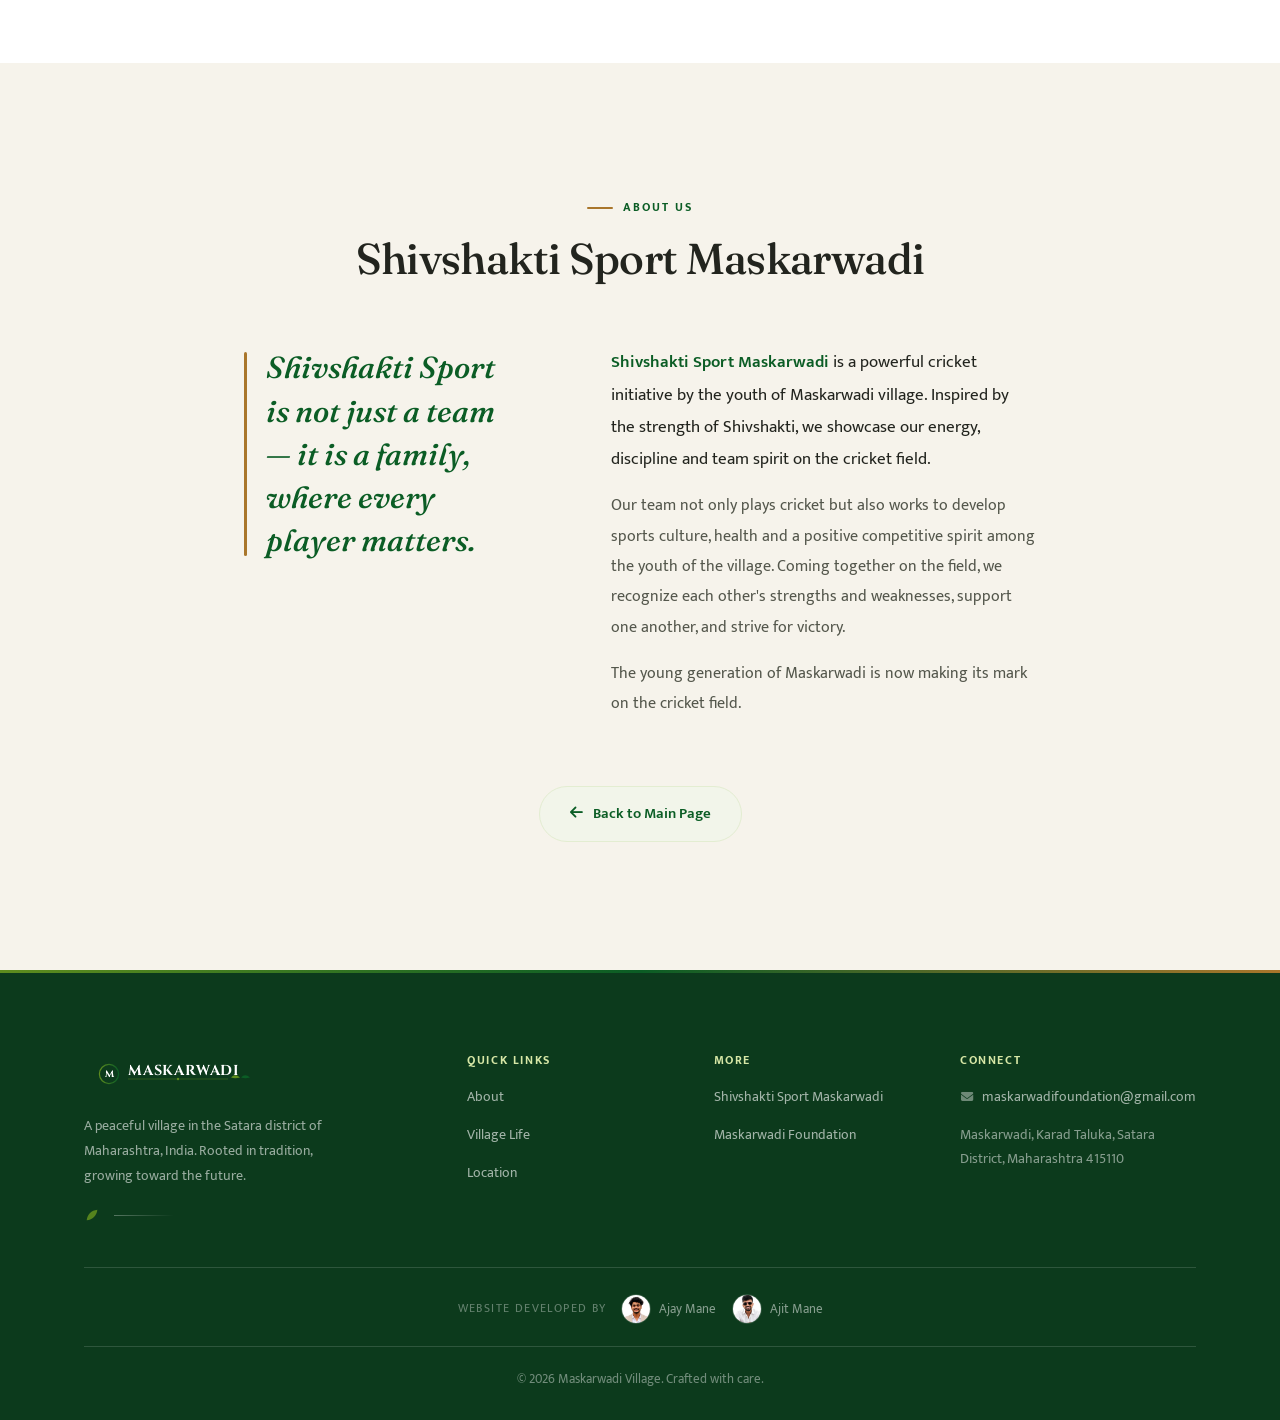
<file: shivshakti-sport/index.html>
<!DOCTYPE html>
<html lang="en">
<head>
<!-- Google Tag Manager -->
<script>(function(w,d,s,l,i){w[l]=w[l]||[];w[l].push({'gtm.start': new Date().getTime(),event:'gtm.js'});var f=d.getElementsByTagName(s)[0], j=d.createElement(s),dl=l!='dataLayer'?'&l='+l:'';j.async=true;j.src= 'https://www.googletagmanager.com/gtm.js?id='+i+dl;f.parentNode.insertBefore(j,f); })(window,document,'script','dataLayer','GTM-WPQVK494');</script>
<!-- End Google Tag Manager -->
<meta name="google-site-verification" content="3doN-mkCxyCsmPXk70UeICYNRXYFjPTJ4uiX2Zudsjc">
<!-- Google tag (gtag.js) -->
<script async src="https://www.googletagmanager.com/gtag/js?id=G-LP92ZX9S76"></script>
<script>
  window.dataLayer = window.dataLayer || [];
  function gtag(){dataLayer.push(arguments);}
  gtag('js', new Date());
  gtag('config', 'G-LP92ZX9S76');
</script>
  <meta charset="UTF-8">
  <meta name="viewport" content="width=device-width, initial-scale=1.0">
  <meta name="description" content="Shivshakti Sport Maskarwadi — the pride of Maskarwadi's cricket team. A symbol of sportsmanship, discipline and unity.">
  <meta name="theme-color" content="#0A2E16">
  <title>Shivshakti Sport Maskarwadi Cricket Team</title>
  <link rel="canonical" href="https://maskarwadi.com/shivshakti-sport/">

  <link rel="preconnect" href="https://fonts.googleapis.com">
  <link rel="preconnect" href="https://fonts.gstatic.com" crossorigin>
  <link href="https://fonts.googleapis.com/css2?family=Cinzel:wght@600;700&family=Fraunces:ital,opsz,wght@0,9..40,400;0,9..40,500;0,9..40,600;1,9..40,500&family=Mukta:wght@400;500;600;700&display=swap" rel="stylesheet">
  <link rel="stylesheet" href="/village.css">
  <link rel="stylesheet" href="/shivshakti-sport/sport.css">
  <link rel="stylesheet" href="https://cdnjs.cloudflare.com/ajax/libs/font-awesome/6.5.0/css/all.min.css">
  <link rel="icon" type="image/svg+xml" href="/favicon.svg">

  <meta property="og:title" content="Shivshakti Sport Maskarwadi Cricket Team">
  <meta property="og:description" content="The pride of Maskarwadi's cricket team — a symbol of sportsmanship, discipline and unity.">
  <meta property="og:type" content="website">
  <meta property="og:url" content="https://maskarwadi.com/shivshakti-sport/">
  <meta property="og:image" content="https://maskarwadi.com/Images/og-image.jpg">
  <meta name="twitter:card" content="summary_large_image">
  <meta name="twitter:image" content="https://maskarwadi.com/Images/og-image.jpg">
</head>
<body>
<!-- Google Tag Manager (noscript) -->
<noscript><iframe src="https://www.googletagmanager.com/ns.html?id=GTM-WPQVK494" height="0" width="0" style="display:none;visibility:hidden"></iframe></noscript>
<!-- End Google Tag Manager (noscript) -->

  <a href="#main" class="skip-link">Skip to main content</a>
  <div class="scroll-progress" id="scrollProgress"></div>

  <!-- ===== HEADER (shared) ===== -->
  <header class="header" id="header">
    <div class="container">
      <a href="/" class="logo" aria-label="Maskarwadi — home">
        <svg class="logo-svg" viewBox="0 0 900 220" xmlns="http://www.w3.org/2000/svg" aria-hidden="true">
          <defs>
            <linearGradient id="hdrGrad" x1="0%" y1="0%" x2="100%" y2="0%">
              <stop offset="0%" stop-color="#5E8C1E"/><stop offset="100%" stop-color="#0B5D25"/>
            </linearGradient>
          </defs>
          <g transform="translate(70,45)">
            <circle cx="55" cy="55" r="48" fill="none" stroke="url(#hdrGrad)" stroke-width="6"/>
            <text x="55" y="72" text-anchor="middle" font-family="Cinzel,Georgia,serif" font-size="48" font-weight="700" fill="currentColor">M</text>
          </g>
          <text x="220" y="105" font-family="Cinzel,Georgia,serif" font-size="72" font-weight="700" letter-spacing="4" fill="currentColor">MASKARWADI</text>
          <line x1="220" y1="125" x2="720" y2="125" stroke="#5E8C1E" stroke-width="2"/>
          <circle cx="470" cy="125" r="6" fill="#5E8C1E"/>
          <path d="M735 118 Q755 95 780 118 Q755 125 735 118Z" fill="#5E8C1E"/>
          <path d="M785 118 Q805 95 830 118 Q805 125 785 118Z" fill="#0B5D25"/>
        </svg>
      </a>
      <div class="nav-group">
        <nav aria-label="Primary">
          <ul class="nav-links" id="navLinks">
            <li><a href="/#about">About</a></li>
            <li><a href="/#life">Village Life</a></li>
            <li><a href="/#location">Location</a></li>
            <li><a href="/#contact">Contact</a></li>
          </ul>
        </nav>
        <button class="nav-toggle" id="navToggle" aria-label="Menu" aria-expanded="false" aria-controls="navLinks">
          <span></span><span></span><span></span>
        </button>
      </div>
    </div>
  </header>

  <main id="main">

  <!-- ===== HERO ===== -->
  <section class="sp-hero">
    <svg class="sp-motif" viewBox="0 0 200 170" aria-hidden="true">
      <line x1="66" y1="34" x2="66" y2="126"/>
      <line x1="96" y1="30" x2="96" y2="126"/>
      <line x1="126" y1="34" x2="126" y2="126"/>
      <line x1="60" y1="34" x2="102" y2="28"/>
      <line x1="90" y1="30" x2="132" y2="34"/>
      <circle cx="150" cy="96" r="15"/>
      <path d="M137 88 Q150 96 163 88 M137 104 Q150 96 163 104"/>
    </svg>

    <div class="sp-wrap">
      <div class="sp-hero-inner">
        <span class="sp-eyebrow">मस्करवाडी · Cricket</span>
        <h1>Shivshakti Sport <span>Maskarwadi Cricket Team</span></h1>
        <p class="sp-hero-mr" lang="mr">शिवशक्ती स्पोर्ट मस्करवाडी क्रिकेट संघ</p>
        <p class="sp-hero-lead">Unity, discipline and sportsmanship — that is our true strength.</p>
        <div class="sp-hero-actions">
          <a href="#team" class="btn btn-light"><i class="fas fa-users" aria-hidden="true"></i> View the Squad</a>
          <a href="/" class="btn btn-ghost"><i class="fas fa-arrow-left" aria-hidden="true"></i> Back to Village</a>
        </div>
        <ul class="sp-hero-stats">
          <li><b data-count="18">18</b><span>Players</span></li>
          <li><b data-count="1">1</b><span>United Team</span></li>
          <li><b aria-hidden="true">&#127951;</b><span>Cricket</span></li>
        </ul>
      </div>
    </div>

    <div class="sp-hero-curve" aria-hidden="true">
      <svg viewBox="0 0 1440 100" preserveAspectRatio="none" xmlns="http://www.w3.org/2000/svg">
        <path d="M0,100 L0,52 C240,4 480,4 720,30 C960,56 1200,90 1440,50 L1440,100 Z"></path>
      </svg>
    </div>
  </section>

  <!-- ===== STRENGTH ===== -->
  <section class="sp-section sp-section--sand">
    <div class="sp-wrap">
      <div class="sp-head text-center">
        <span class="sp-tag">The Team</span>
        <h2 class="sp-title">Our Strength</h2>
        <p class="sp-sub">Unity, discipline and sportsmanship — that is our true strength.</p>
      </div>

      <div class="sp-values">
        <div class="sp-value reveal delay-1">
          <div class="sp-value-ico">
            <svg class="svg-icon" viewBox="0 0 24 24" aria-hidden="true">
              <circle cx="9" cy="8" r="2.5"/><circle cx="15" cy="8" r="2.5"/>
              <path d="M4 18c0-4 3.5-6 8-6s8 2 8 6"/>
            </svg>
          </div>
          <h3>Unity</h3>
        </div>
        <div class="sp-value reveal delay-2">
          <div class="sp-value-ico">
            <svg class="svg-icon" viewBox="0 0 24 24" aria-hidden="true">
              <path d="M12 3l7 3v5c0 5-3 8-7 10-4-2-7-5-7-10V6z"/><path d="M9 12l2 2 4-4"/>
            </svg>
          </div>
          <h3>Discipline</h3>
        </div>
        <div class="sp-value reveal delay-3">
          <div class="sp-value-ico">
            <svg class="svg-icon" viewBox="0 0 24 24" aria-hidden="true">
              <path d="M8 4h8v4a4 4 0 0 1-8 0z"/><path d="M8 5H5a3 3 0 0 0 3 3M16 5h3a3 3 0 0 1-3 3"/>
              <line x1="12" y1="12" x2="12" y2="16"/><line x1="9" y1="19" x2="15" y2="19"/><line x1="10" y1="16" x2="14" y2="16"/>
            </svg>
          </div>
          <h3>Sportsmanship</h3>
        </div>
      </div>

      <div class="sp-strength-stats reveal">
        <div><b>18</b><span>Players</span></div>
        <div><b>1</b><span>Team</span></div>
        <div><b aria-hidden="true">&#127951;</b><span>Cricket</span></div>
      </div>
    </div>
  </section>

  <!-- ===== SQUAD ===== -->
  <section class="sp-section sp-section--paper" id="team">
    <div class="sp-wrap">
      <div class="sp-head text-center">
        <span class="sp-tag">The Squad</span>
        <h2 class="sp-title">Our Players</h2>
        <p class="sp-sub">All the players of our Shivshakti Sport Maskarwadi cricket team.</p>
      </div>

      <div class="sp-roster reveal">
        <figure class="sp-player"><div class="sp-player-photo"><img src="/Images/ajit-mane.jpg" alt="Ajit Mane" width="640" height="640" loading="lazy"></div><figcaption class="sp-player-body"><h3>Ajit Mane</h3><span>Player</span></figcaption></figure>
        <figure class="sp-player"><div class="sp-player-photo"><img src="/Images/Ajay Mane.jpeg" alt="Ajay Mane" width="640" height="640" loading="lazy"></div><figcaption class="sp-player-body"><h3>Ajay Mane</h3><span>Player</span></figcaption></figure>
        <figure class="sp-player"><div class="sp-player-photo"><img src="/Images/akash-jadhav.jpg" alt="Akash Jadhav" width="640" height="640" loading="lazy"></div><figcaption class="sp-player-body"><h3>Akash Jadhav</h3><span>Player</span></figcaption></figure>
        <figure class="sp-player"><div class="sp-player-photo"><img src="/Images/akash-mane.jpg" alt="Akash Mane" width="640" height="640" loading="lazy"></div><figcaption class="sp-player-body"><h3>Akash Mane</h3><span>Player</span></figcaption></figure>
        <figure class="sp-player"><div class="sp-player-photo"><img src="/Images/Gopi.jpeg" alt="Gopi Mane" width="640" height="640" loading="lazy"></div><figcaption class="sp-player-body"><h3>Gopi Mane</h3><span>Player</span></figcaption></figure>
        <figure class="sp-player"><div class="sp-player-photo"><img src="/Images/Yogesh.jpeg" alt="Yogesh Suryavanshi" width="640" height="640" loading="lazy"></div><figcaption class="sp-player-body"><h3>Yogesh Suryavanshi</h3><span>Player</span></figcaption></figure>
        <figure class="sp-player"><div class="sp-player-photo"><img src="/Images/Krushnat.jpeg" alt="Krushnat Mane" width="640" height="640" loading="lazy"></div><figcaption class="sp-player-body"><h3>Krushnat Mane</h3><span>Player</span></figcaption></figure>
        <figure class="sp-player"><div class="sp-player-photo"><img src="/Images/Kuldip.jpeg" alt="Kuldip Mane" width="640" height="640" loading="lazy"></div><figcaption class="sp-player-body"><h3>Kuldip Mane</h3><span>Player</span></figcaption></figure>
        <figure class="sp-player"><div class="sp-player-photo"><img src="/Images/Mohan Mane.jpeg" alt="Mohan Mane" width="640" height="640" loading="lazy"></div><figcaption class="sp-player-body"><h3>Mohan Mane</h3><span>Player</span></figcaption></figure>
        <figure class="sp-player"><div class="sp-player-photo"><img src="/Images/Pravi mane.jpeg" alt="Pravi Mane" width="640" height="640" loading="lazy"></div><figcaption class="sp-player-body"><h3>Pravi Mane</h3><span>Player</span></figcaption></figure>
        <figure class="sp-player"><div class="sp-player-photo"><img src="/Images/Rahul Mane.jpeg" alt="Rahul Mane" width="640" height="640" loading="lazy"></div><figcaption class="sp-player-body"><h3>Rahul Mane</h3><span>Player</span></figcaption></figure>
        <figure class="sp-player"><div class="sp-player-photo"><img src="/Images/Ravi.jpeg" alt="Ravi Mane" width="640" height="640" loading="lazy"></div><figcaption class="sp-player-body"><h3>Ravi Mane</h3><span>Player</span></figcaption></figure>
        <figure class="sp-player"><div class="sp-player-photo"><img src="/Images/Sachin.jpeg" alt="Sachin Mane" width="640" height="640" loading="lazy"></div><figcaption class="sp-player-body"><h3>Sachin Mane</h3><span>Player</span></figcaption></figure>
        <figure class="sp-player"><div class="sp-player-photo"><img src="/Images/Saideep mane.jpeg" alt="Saideep Mane" width="640" height="640" loading="lazy"></div><figcaption class="sp-player-body"><h3>Saideep Mane</h3><span>Player</span></figcaption></figure>
        <figure class="sp-player"><div class="sp-player-photo"><img src="/Images/sunil-mane.jpg" alt="Sunil Mane" width="640" height="640" loading="lazy"></div><figcaption class="sp-player-body"><h3>Sunil Mane</h3><span>Player</span></figcaption></figure>
        <figure class="sp-player"><div class="sp-player-photo"><img src="/Images/Suraj.jpeg" alt="Suraj Mane" width="640" height="640" loading="lazy"></div><figcaption class="sp-player-body"><h3>Suraj Mane</h3><span>Player</span></figcaption></figure>
        <figure class="sp-player"><div class="sp-player-photo"><img src="/Images/Vijay mane.jpeg" alt="Vijay Mane" width="640" height="640" loading="lazy"></div><figcaption class="sp-player-body"><h3>Vijay Mane</h3><span>Player</span></figcaption></figure>
        <figure class="sp-player"><div class="sp-player-photo"><img src="/Images/Vikas Mane.jpeg" alt="Vikas Mane" width="640" height="640" loading="lazy"></div><figcaption class="sp-player-body"><h3>Vikas Mane</h3><span>Player</span></figcaption></figure>
      </div>
    </div>
  </section>

  <!-- ===== ABOUT ===== -->
  <section class="sp-section sp-section--sand">
    <div class="sp-wrap sp-wrap--narrow">
      <div class="sp-head text-center">
        <span class="sp-tag">About Us</span>
        <h2 class="sp-title">Shivshakti Sport Maskarwadi</h2>
      </div>

      <div class="sp-about reveal">
        <blockquote class="sp-about-quote">
          Shivshakti Sport is not just a team — it is a family, where every player matters.
        </blockquote>
        <div class="sp-about-body">
          <p><strong>Shivshakti Sport Maskarwadi</strong> is a powerful cricket initiative by the youth of Maskarwadi village. Inspired by the strength of Shivshakti, we showcase our energy, discipline and team spirit on the cricket field.</p>
          <p>Our team not only plays cricket but also works to develop sports culture, health and a positive competitive spirit among the youth of the village. Coming together on the field, we recognize each other's strengths and weaknesses, support one another, and strive for victory.</p>
          <p>The young generation of Maskarwadi is now making its mark on the cricket field.</p>
        </div>
      </div>

      <div class="sp-back reveal">
        <a href="/"><i class="fas fa-arrow-left" aria-hidden="true"></i> Back to Main Page</a>
      </div>
    </div>
  </section>

  </main>

  <!-- ===== FOOTER (shared) ===== -->
  <footer class="footer">
    <div class="container">
      <div class="footer-grid">
        <div class="footer-brand">
          <svg class="footer-logo-svg" viewBox="0 0 900 220" xmlns="http://www.w3.org/2000/svg" aria-hidden="true">
            <defs>
              <linearGradient id="ftrGrad" x1="0%" y1="0%" x2="100%" y2="0%">
                <stop offset="0%" stop-color="#5E8C1E"/><stop offset="100%" stop-color="#0B5D25"/>
              </linearGradient>
            </defs>
            <g transform="translate(70,45)">
              <circle cx="55" cy="55" r="48" fill="none" stroke="url(#ftrGrad)" stroke-width="6"/>
              <text x="55" y="72" text-anchor="middle" font-family="Cinzel,Georgia,serif" font-size="48" font-weight="700" fill="#fff">M</text>
            </g>
            <text x="220" y="105" font-family="Cinzel,Georgia,serif" font-size="72" font-weight="700" letter-spacing="4" fill="#fff">MASKARWADI</text>
            <line x1="220" y1="125" x2="720" y2="125" stroke="#5E8C1E" stroke-width="2"/>
            <circle cx="470" cy="125" r="6" fill="#5E8C1E"/>
            <path d="M735 118 Q755 95 780 118 Q755 125 735 118Z" fill="#5E8C1E"/>
            <path d="M785 118 Q805 95 830 118 Q805 125 785 118Z" fill="#0B5D25"/>
          </svg>
          <p>A peaceful village in the Satara district of Maharashtra, India. Rooted in tradition, growing toward the future.</p>
          <div class="leaf-rule" aria-hidden="true">
            <svg class="leaf" viewBox="0 0 24 24"><path d="M20 4C11 5 5 11 4 20c9-1 15-7 16-16Z"/></svg>
          </div>
        </div>
        <div>
          <h4>Quick Links</h4>
          <ul>
            <li><a href="/#about">About</a></li>
            <li><a href="/#life">Village Life</a></li>
            <li><a href="/#location">Location</a></li>
          </ul>
        </div>
        <div>
          <h4>More</h4>
          <ul>
            <li><a href="/shivshakti-sport/">Shivshakti Sport Maskarwadi</a></li>
            <li><a href="https://foundation.maskarwadi.com/">Maskarwadi Foundation</a></li>
          </ul>
        </div>
        <div class="footer-contact">
          <h4>Connect</h4>
          <a href="mailto:maskarwadifoundation@gmail.com"><i class="fas fa-envelope" aria-hidden="true"></i> maskarwadifoundation@gmail.com</a>
          <address>Maskarwadi, Karad Taluka, Satara District, Maharashtra 415110</address>
        </div>
      </div>

      <div class="footer-dev">
        <span class="footer-dev-label">Website Developed By</span>
        <span class="footer-dev-people">
          <span class="footer-dev-person">
            <img src="/Images/ajay-mane.jpg" alt="Ajay Mane" width="60" height="60" loading="lazy">
            <span>Ajay Mane</span>
          </span>
          <span class="footer-dev-person">
            <img src="/Images/ajit-mane.jpg" alt="Ajit Mane" width="60" height="60" loading="lazy">
            <span>Ajit Mane</span>
          </span>
        </span>
      </div>

      <div class="footer-bottom">
        <p>&copy; <span id="footerYear">2026</span> Maskarwadi Village. Crafted with care.</p>
      </div>
    </div>
  </footer>

  <script src="/shivshakti-sport/sport.js"></script>
</body>
</html>
</file>
<file: village.css>
/* ============================================================
   MASKARWADI — Design System
   One source of truth. Village · Nature · Community · Progress.
   ------------------------------------------------------------
   1. Tokens            5. Header / Nav        9.  Location
   2. Base / Reset      6. Hero               10. CTA
   3. Typography        7. Sections           11. Footer
   4. Buttons          8. About / Features    12. Motion / Loader / Responsive
   ============================================================ */

/* ============================================================
   1. TOKENS
   ============================================================ */
:root {
  /* Greens */
  --green:          #5E8C1E;   /* primary olive — accents, hairlines, icons */
  --green-deep:     #0B5D25;   /* forest — primary buttons, tag text */
  --green-forest:   #0C3A1C;   /* darkest — dark sections */
  --green-050:      #F2F5EA;   /* faint tint surface */
  --green-100:      #E3EDD1;   /* tint surface / borders */

  /* Neutrals — warm */
  --paper:          #FFFFFF;
  --sand:           #F6F3EB;   /* warm off-white alt background */
  --ink:            #22241E;   /* primary text */
  --ink-2:          #54574C;   /* secondary text */
  --ink-3:          #686B5C;   /* muted text / metadata (AA on light) */
  --line:           #E8E3D6;   /* hairline borders */

  /* Earthy accent — used very sparingly */
  --accent:         #A9762B;
  --accent-050:     #F3ECDF;

  /* On dark surfaces */
  --on-dark:        rgba(255,255,255,0.88);
  --on-dark-2:      rgba(255,255,255,0.64);
  --on-dark-line:   rgba(255,255,255,0.14);

  /* Shadows — soft, green-tinted */
  --shadow-sm:      0 2px 10px -2px rgba(18,38,18,0.08);
  --shadow-md:      0 16px 40px -14px rgba(18,38,18,0.16);

  /* Radii */
  --r-lg:           22px;
  --r-md:           14px;
  --r-sm:           10px;
  --r-pill:         999px;

  /* Layout */
  --wrap:           1180px;
  --gutter:         clamp(20px, 5vw, 34px);
  --section:        clamp(72px, 10vw, 132px);

  /* Type */
  --font-body:      'Mukta', 'Segoe UI', system-ui, -apple-system, sans-serif;
  --font-display:   'Fraunces', 'Mukta', Georgia, 'Times New Roman', serif;

  --fs-hero:        clamp(2.35rem, 6vw, 4.6rem);
  --fs-h2:          clamp(1.95rem, 3.4vw, 2.7rem);
  --fs-h3:          clamp(1.25rem, 2vw, 1.55rem);
  --fs-lead:        clamp(1.05rem, 1.5vw, 1.2rem);
  --fs-body:        1rem;
  --fs-card:        1.12rem;
  --fs-label:       0.72rem;
  --fs-meta:        0.8rem;

  /* Motion */
  --t:              0.28s cubic-bezier(0.16, 1, 0.3, 1);
  --t-slow:         0.6s  cubic-bezier(0.16, 1, 0.3, 1);
}

/* ============================================================
   2. BASE / RESET
   ============================================================ */
*, *::before, *::after { box-sizing: border-box; margin: 0; padding: 0; }

html {
  scroll-behavior: smooth;
  -webkit-text-size-adjust: 100%;
}

body {
  font-family: var(--font-body);
  font-size: var(--fs-body);
  line-height: 1.75;
  color: var(--ink);
  background: var(--paper);
  overflow-x: clip;
  -webkit-font-smoothing: antialiased;
  -moz-osx-font-smoothing: grayscale;
  text-rendering: optimizeLegibility;
}
body.nav-open { overflow: hidden; }

img, svg, video { display: block; max-width: 100%; }
img { height: auto; }
a { color: inherit; text-decoration: none; }
ul { list-style: none; }
button { font: inherit; color: inherit; }

::selection { background: var(--green-deep); color: #fff; }

:focus-visible {
  outline: 2px solid var(--green-deep);
  outline-offset: 3px;
  border-radius: 3px;
}
.hero :focus-visible,
.cta-section :focus-visible,
.footer :focus-visible,
.nav-links :focus-visible,
.header:not(.scrolled) .lang-toggle :focus-visible {
  outline-color: #fff;
}

/* Devanagari tuning — Mukta needs a touch more breathing room */
:lang(mr) { line-height: 1.85; }
:lang(mr) h1, :lang(mr) h2, :lang(mr) h3,
:lang(mr) .section-title { line-height: 1.3; }
:lang(mr) .hero h1 { line-height: 1.18; }

.container {
  max-width: var(--wrap);
  margin-inline: auto;
  padding-inline: var(--gutter);
}

.sr-only {
  position: absolute; width: 1px; height: 1px;
  padding: 0; margin: -1px; overflow: hidden;
  clip: rect(0 0 0 0); clip-path: inset(50%);
  white-space: nowrap; border: 0;
}

.skip-link {
  position: fixed; left: 16px; top: -60px; z-index: 3000;
  background: var(--green-deep); color: #fff;
  padding: 10px 18px; border-radius: var(--r-sm);
  font-weight: 600; font-size: 0.9rem;
  transition: top var(--t);
}
.skip-link:focus { top: 16px; }

/* ---- Decorative leaf mark ---- */
.leaf {
  width: 1em; height: 1em; flex: none;
  color: var(--green);
  fill: currentColor;
}
.leaf-rule {
  display: flex; align-items: center; justify-content: center;
  gap: 14px; color: var(--green);
}
.leaf-rule::before, .leaf-rule::after {
  content: ''; height: 1px; width: clamp(32px, 8vw, 72px);
  background: linear-gradient(90deg, transparent, currentColor);
}
.leaf-rule::after { background: linear-gradient(90deg, currentColor, transparent); }
.leaf-rule .leaf { width: 16px; height: 16px; opacity: 0.9; }

/* ============================================================
   3. TYPOGRAPHY  (base element defaults; components set their own)
   ============================================================ */
h1, h2, h3, h4 {
  font-family: var(--font-display);
  font-weight: 500;
  line-height: 1.18;
  letter-spacing: -0.01em;
  color: var(--ink);
  text-wrap: balance;
}
h4 { font-family: var(--font-body); font-weight: 700; letter-spacing: 0; }
p { text-wrap: pretty; }
strong, b { font-weight: 600; }

.scroll-progress {
  position: fixed; inset: 0 auto auto 0; height: 3px; width: 0;
  background: linear-gradient(90deg, var(--green), var(--green-deep));
  z-index: 1200;
  transition: width 0.1s linear;
}

/* ============================================================
   4. BUTTONS
   ============================================================ */
.btn {
  display: inline-flex; align-items: center; justify-content: center; gap: 10px;
  padding: 14px 30px;
  border: 1.5px solid transparent;
  border-radius: var(--r-pill);
  font-weight: 600; font-size: 0.95rem; line-height: 1;
  letter-spacing: 0.2px;
  cursor: pointer;
  transition: transform var(--t), background var(--t), border-color var(--t),
              color var(--t), box-shadow var(--t);
}
.btn i { font-size: 0.9em; }
.btn:active { transform: translateY(0) scale(0.985); }

.btn-primary {
  background: var(--green-deep); color: #fff;
  box-shadow: 0 12px 26px -10px rgba(11,93,37,0.5);
}
.btn-primary:hover {
  background: var(--green-forest);
  transform: translateY(-2px);
  box-shadow: 0 18px 34px -10px rgba(11,61,30,0.5);
}

.btn-ghost {
  background: rgba(255,255,255,0.08);
  backdrop-filter: blur(4px); -webkit-backdrop-filter: blur(4px);
  border-color: rgba(255,255,255,0.65); color: #fff;
}
.btn-ghost:hover {
  background: rgba(255,255,255,0.16); border-color: #fff;
  transform: translateY(-2px);
}

.btn-light {
  background: #fff; color: var(--green-forest);
  box-shadow: 0 12px 30px -12px rgba(0,0,0,0.4);
}
.btn-light:hover {
  background: var(--green-050);
  transform: translateY(-2px);
  box-shadow: 0 18px 38px -12px rgba(0,0,0,0.4);
}

.btn-lg { padding: 17px 38px; font-size: 1rem; }

/* ============================================================
   5. HEADER / NAV
   ============================================================ */
.header {
  position: fixed; inset: 0 0 auto 0; z-index: 1000;
  padding: 22px 0;
  transition: padding var(--t), background var(--t), box-shadow var(--t);
}
.header::before {
  content: ''; position: absolute; inset: 0; z-index: -1;
  background: linear-gradient(180deg, rgba(6,24,12,0.5), transparent);
  transition: opacity var(--t);
  pointer-events: none;
}
.header.scrolled {
  padding: 10px 0;
  background: rgba(255,255,255,0.82);
  backdrop-filter: blur(18px) saturate(1.4);
  -webkit-backdrop-filter: blur(18px) saturate(1.4);
  box-shadow: inset 0 -1px 0 var(--line), 0 8px 30px -18px rgba(18,38,18,0.4);
}
.header.scrolled::before { opacity: 0; }
.header .container { display: flex; align-items: center; justify-content: space-between; gap: 18px; }

.logo { display: flex; align-items: center; flex: none; color: #fff; }
.logo-svg { height: 40px; width: auto; transition: height var(--t), color var(--t); }
.header.scrolled .logo { color: var(--green-deep); }
.header.scrolled .logo-svg { height: 34px; }

.nav-group { display: flex; align-items: center; gap: 16px; }

.nav-links { display: flex; align-items: center; gap: 4px; }
.nav-links a {
  position: relative;
  padding: 8px 16px;
  font-size: 0.9rem; font-weight: 500; letter-spacing: 0.2px;
  color: rgba(255,255,255,0.88);
  white-space: nowrap;
  transition: color var(--t);
}
.header.scrolled .nav-links a { color: var(--ink-2); }
.nav-links a::after {
  content: ''; position: absolute; left: 16px; right: 16px; bottom: 2px;
  height: 2px; border-radius: 2px;
  background: currentColor;
  transform: scaleX(0); transform-origin: center;
  transition: transform var(--t);
}
.nav-links a:hover { color: #fff; }
.header.scrolled .nav-links a:hover { color: var(--green-deep); }
.nav-links a:hover::after,
.nav-links a[aria-current="true"]::after { transform: scaleX(1); }
.nav-links a[aria-current="true"] { color: #fff; }
.header.scrolled .nav-links a[aria-current="true"] { color: var(--green-deep); }

/* ---- Language switcher ---- */
.lang-toggle {
  position: relative; display: flex; flex: none;
  padding: 3px;
  background: rgba(255,255,255,0.14);
  border: 1px solid rgba(255,255,255,0.26);
  border-radius: var(--r-pill);
  transition: background var(--t), border-color var(--t);
}
.lang-toggle::before {
  content: ''; position: absolute; z-index: 0;
  top: 3px; bottom: 3px; left: 3px; width: calc(50% - 3px);
  border-radius: var(--r-pill);
  background: var(--green-deep);
  transition: transform var(--t);
}
.lang-toggle[data-active="en"]::before { transform: translateX(100%); }
.header.scrolled .lang-toggle { background: var(--green-050); border-color: var(--line); }

.lang-btn {
  position: relative; z-index: 1;
  padding: 6px 13px;
  background: none; border: 0; cursor: pointer;
  font-size: 0.76rem; font-weight: 600; letter-spacing: 0.4px; line-height: 1;
  color: rgba(255,255,255,0.72);
  transition: color var(--t);
}
.lang-btn.active { color: #fff; }
.header.scrolled .lang-btn { color: var(--ink-3); }
.header.scrolled .lang-btn.active { color: #fff; }

/* ---- Hamburger ---- */
.nav-toggle {
  display: none; flex-direction: column; align-items: center; justify-content: center;
  gap: 5px;
  min-width: 44px; min-height: 44px;
  padding: 8px; background: none; border: 0; cursor: pointer;
  z-index: 1001;
}
.nav-toggle span {
  display: block; width: 24px; height: 2px; border-radius: 2px;
  background: #fff;
  transition: transform var(--t), opacity var(--t), background var(--t);
}
.header.scrolled .nav-toggle span { background: var(--ink); }

/* ============================================================
   6. HERO
   ============================================================ */
.hero {
  position: relative;
  min-height: 100vh;
  min-height: 100svh;
  display: grid; place-items: center;
  padding-block: 0 clamp(60px, 12vh, 120px);
  overflow: hidden;
  background: var(--green-forest);
}
.hero-bg { position: absolute; inset: 0; z-index: 0; }
.hero-bg img {
  width: 100%; height: 100%; object-fit: cover;
  object-position: 62% 38%;
  will-change: transform;
}
.hero-overlay {
  position: absolute; inset: 0; z-index: 1;
  background:
    linear-gradient(180deg, rgba(8,26,14,0.5) 0%, rgba(8,26,14,0.22) 42%, rgba(8,26,14,0.68) 100%),
    radial-gradient(130% 90% at 50% 42%, transparent 42%, rgba(6,20,10,0.34) 100%);
}
/* fine film grain for depth */
.hero-overlay::before {
  content: ''; position: absolute; inset: 0;
  background-image: url("data:image/svg+xml,%3Csvg xmlns='http://www.w3.org/2000/svg' width='140' height='140'%3E%3Cfilter id='n'%3E%3CfeTurbulence type='fractalNoise' baseFrequency='0.85' numOctaves='2' stitchTiles='stitch'/%3E%3C/filter%3E%3Crect width='100%25' height='100%25' filter='url(%23n)'/%3E%3C/svg%3E");
  opacity: 0.05;
  mix-blend-mode: overlay;
}

.hero-content {
  position: relative; z-index: 3;
  max-width: 780px;
  padding: 120px var(--gutter) 40px;
  text-align: center;
}
.hero-badge {
  display: inline-flex; align-items: center; gap: 9px;
  margin-bottom: 26px;
  padding: 8px 18px;
  border: 1px solid rgba(255,255,255,0.28);
  border-radius: var(--r-pill);
  background: rgba(255,255,255,0.1);
  backdrop-filter: blur(8px); -webkit-backdrop-filter: blur(8px);
  font-size: 0.8rem; font-weight: 500; letter-spacing: 0.5px;
  color: #fff;
}
.hero-badge .leaf { width: 15px; height: 15px; color: #D7E7A6; }

.hero h1 {
  font-family: var(--font-display);
  font-optical-sizing: auto;
  font-size: var(--fs-hero);
  font-weight: 500;
  line-height: 1.05;
  letter-spacing: -0.015em;
  color: #fff;
  text-wrap: balance;
  text-shadow: 0 2px 30px rgba(0,0,0,0.3);
}
:lang(mr) .hero h1 { font-weight: 600; letter-spacing: 0; }

.hero p {
  margin: 22px auto 0;
  max-width: 560px;
  font-size: var(--fs-lead);
  line-height: 1.7;
  color: rgba(255,255,255,0.9);
  text-wrap: pretty;
  text-shadow: 0 1px 14px rgba(0,0,0,0.35);
}
.hero-buttons {
  display: flex; flex-wrap: wrap; gap: 14px; justify-content: center;
  margin-top: 36px;
}

/* Organic curve linking hero → about */
.hero-curve {
  position: absolute; inset: auto 0 -1px 0; z-index: 2;
  line-height: 0; pointer-events: none;
}
.hero-curve svg { width: 100%; height: clamp(48px, 7vw, 96px); }
.hero-curve path { fill: var(--paper); }

/* ============================================================
   7. SECTIONS — shared shell
   ============================================================ */
section { position: relative; padding-block: var(--section); }
.section--paper { background: var(--paper); }
.section--sand  { background: var(--sand); }

.section-head {
  max-width: 640px;
  margin-bottom: clamp(44px, 6vw, 66px);
}
.section-head.text-center { margin-inline: auto; text-align: center; }

.section-tag {
  display: inline-flex; align-items: center; gap: 10px;
  margin-bottom: 16px;
  font-size: var(--fs-label); font-weight: 700;
  letter-spacing: 2px; text-transform: uppercase;
  color: var(--green-deep);
}
.section-tag::before {
  content: ''; width: 26px; height: 2px; border-radius: 2px;
  background: var(--green);
}
.section-tag--accent { color: var(--accent); }
.section-tag--accent::before { background: var(--accent); }
.section-tag--light { color: #D7E7A6; }
.section-tag--light::before { background: currentColor; }
.text-center .section-tag { justify-content: center; }

.section-title {
  font-family: var(--font-display);
  font-optical-sizing: auto;
  font-size: var(--fs-h2);
  font-weight: 500;
  line-height: 1.16;
  letter-spacing: -0.015em;
  color: var(--ink);
  text-wrap: balance;
}
.section-title .accent { color: var(--green-deep); font-style: italic; }

.section-intro {
  margin-top: 16px;
  font-size: var(--fs-lead);
  line-height: 1.7;
  color: var(--ink-2);
  text-wrap: pretty;
}
.text-center .section-intro { margin-inline: auto; }

/* Divider between sections */
.section-divider { padding: clamp(32px, 6vw, 56px) 0; background: var(--paper); }
.section-divider + section { padding-top: 0; }

/* ============================================================
   8a. ABOUT — editorial
   ============================================================ */
.about-grid {
  display: grid;
  grid-template-columns: minmax(0, 0.82fr) minmax(0, 1fr);
  gap: clamp(36px, 6vw, 80px);
  align-items: start;
}
.about-media { position: relative; }
.about-media::before {
  content: ''; position: absolute; inset: 18px -18px -18px 18px;
  border: 1.5px solid var(--green-100);
  border-radius: var(--r-lg);
  z-index: 0;
}
.about-image-wrap {
  position: relative; z-index: 1;
  border-radius: var(--r-lg);
  overflow: hidden;
  box-shadow: var(--shadow-md);
  background: #EDF0DE;
}
.about-image-wrap img {
  width: 100%; height: auto; display: block;
  aspect-ratio: 4 / 5; object-fit: cover;
  transition: transform var(--t-slow);
}
.about-media:hover .about-image-wrap img { transform: scale(1.03); }
.about-image-tag {
  position: absolute; left: 16px; bottom: 16px; z-index: 2;
  padding: 8px 16px;
  background: rgba(255,255,255,0.92);
  backdrop-filter: blur(6px); -webkit-backdrop-filter: blur(6px);
  border-radius: var(--r-pill);
  font-size: 0.74rem; font-weight: 600; letter-spacing: 0.6px;
  color: var(--green-deep);
  display: inline-flex; align-items: center; gap: 7px;
}
.about-image-tag .leaf { width: 13px; height: 13px; }

.about-text > h3 {
  font-family: var(--font-display);
  font-size: var(--fs-h3); font-weight: 500;
  line-height: 1.3; color: var(--ink);
  margin-bottom: 18px;
}
.about-text p { margin-bottom: 15px; color: var(--ink-2); line-height: 1.9; }
.about-text p:first-of-type { font-size: 1.06rem; color: var(--ink); }
.about-text .highlight { color: var(--green-deep); font-weight: 600; }

.about-stats {
  display: flex; flex-wrap: wrap;
  gap: clamp(24px, 5vw, 52px);
  margin-top: 36px;
  padding-top: 30px;
  border-top: 1px solid var(--line);
}
.about-stat { position: relative; padding-left: 18px; }
.about-stat::before {
  content: ''; position: absolute; left: 0; top: 4px; bottom: 6px;
  width: 3px; border-radius: 3px;
  background: linear-gradient(var(--green), transparent);
}
.about-stat .num {
  font-family: var(--font-display);
  font-size: clamp(2rem, 3.4vw, 2.7rem); font-weight: 600;
  line-height: 1; color: var(--green-deep);
}
.about-stat .label {
  margin-top: 8px;
  font-size: var(--fs-meta); font-weight: 600;
  text-transform: uppercase; letter-spacing: 1px;
  color: var(--ink-3);
}

/* ============================================================
   8b. FEATURES / VILLAGE LIFE
   ============================================================ */
.svg-icon { width: 26px; height: 26px; }
.svg-icon path, .svg-icon circle, .svg-icon rect, .svg-icon line {
  fill: none; stroke: currentColor; stroke-width: 1.7;
  stroke-linecap: round; stroke-linejoin: round;
}

.features-grid {
  display: grid;
  grid-template-columns: repeat(3, 1fr);
  gap: 20px;
}
.feature-card {
  position: relative;
  padding: 34px 28px 32px;
  background: var(--paper);
  border: 1px solid var(--line);
  border-radius: var(--r-md);
  text-align: center;
  overflow: hidden;
  transition: transform var(--t), box-shadow var(--t), border-color var(--t);
}
.feature-card::after {
  content: ''; position: absolute; inset: auto 0 0 0;
  height: 3px;
  background: linear-gradient(90deg, var(--green), var(--green-deep));
  transform: scaleX(0); transform-origin: left;
  transition: transform var(--t);
}
.feature-card:hover {
  transform: translateY(-6px);
  border-color: var(--green-100);
  box-shadow: var(--shadow-md);
}
.feature-card:hover::after { transform: scaleX(1); }

.feature-icon {
  width: 60px; height: 60px;
  margin: 0 auto 20px;
  display: grid; place-items: center;
  border-radius: var(--r-sm);
  color: var(--green-deep);
  background: var(--green-050);
  border: 1px solid var(--green-100);
  transition: transform var(--t), background var(--t);
}
.feature-card:hover .feature-icon { transform: translateY(-3px) rotate(-4deg); }
.feature-card:nth-child(3n) .feature-icon {
  color: var(--accent); background: var(--accent-050); border-color: #EADFC9;
}

.feature-card h3 {
  font-family: var(--font-display);
  font-size: var(--fs-card); font-weight: 500;
  color: var(--ink); margin-bottom: 10px;
}
.feature-card p { font-size: 0.92rem; line-height: 1.7; color: var(--ink-2); }

/* ============================================================
   9. LOCATION — destination panel
   ============================================================ */
.location-panel {
  display: grid;
  grid-template-columns: minmax(0, 0.95fr) minmax(0, 1.05fr);
  gap: clamp(28px, 4vw, 52px);
  align-items: stretch;
  padding: clamp(24px, 4vw, 46px);
  background: var(--sand);
  border: 1px solid var(--line);
  border-radius: var(--r-lg);
}
.location-info { align-self: center; }
.location-info > h3 {
  font-family: var(--font-display);
  font-size: var(--fs-h3); font-weight: 500;
  color: var(--ink); margin-bottom: 14px;
}
.location-info > p { color: var(--ink-2); line-height: 1.85; margin-bottom: 22px; }

.location-details { margin-bottom: 26px; }
.location-detail {
  display: flex; align-items: flex-start; gap: 15px;
  padding: 16px 0;
  border-top: 1px solid var(--line);
}
.location-detail:last-child { border-bottom: 1px solid var(--line); }
.location-detail .icon {
  width: 38px; height: 38px; flex: none;
  display: grid; place-items: center;
  border-radius: var(--r-sm);
  background: var(--green-050);
  border: 1px solid var(--green-100);
  color: var(--green-deep);
}
.location-detail .icon .svg-icon { width: 17px; height: 17px; }
.location-detail .info h4 {
  font-size: 0.8rem; font-weight: 700; letter-spacing: 0.4px;
  text-transform: uppercase; color: var(--ink-3);
  margin-bottom: 3px;
}
.location-detail .info p { font-size: 0.94rem; color: var(--ink); margin: 0; line-height: 1.5; }

.location-map {
  position: relative;
  width: 100%;
  min-width: 0;            /* let the grid track cap the width */
  align-self: stretch;
  border-radius: var(--r-md);
  overflow: hidden;
  min-height: 300px;
  box-shadow: var(--shadow-md);
  border: 1px solid var(--line);
}
.location-map iframe { position: absolute; inset: 0; width: 100%; height: 100%; border: 0; }
.location-map .map-pin {
  position: absolute; left: 16px; top: 16px; z-index: 1;
  padding: 7px 14px;
  background: rgba(255,255,255,0.94);
  backdrop-filter: blur(6px); -webkit-backdrop-filter: blur(6px);
  border-radius: var(--r-pill);
  font-size: 0.72rem; font-weight: 700; letter-spacing: 0.5px;
  color: var(--green-deep);
  display: inline-flex; align-items: center; gap: 6px;
  box-shadow: var(--shadow-sm);
}
.location-map .map-pin .leaf { width: 12px; height: 12px; }

/* ============================================================
   9b. GALLERY — bento photo grid
   ============================================================ */
.gallery-grid {
  display: grid;
  grid-template-columns: repeat(4, 1fr);
  grid-auto-rows: 170px;
  grid-auto-flow: dense;
  gap: 16px;
}
.gallery-item {
  position: relative;
  margin: 0;
  border-radius: var(--r-md);
  overflow: hidden;
  box-shadow: var(--shadow-sm);
  border: 1px solid var(--line);
}
.gallery-item img {
  width: 100%; height: 100%; object-fit: cover; display: block;
  transition: transform var(--t-slow);
}
.gallery-item:hover img { transform: scale(1.06); }
.gallery-item figcaption {
  position: absolute; inset: auto 0 0 0;
  padding: 30px 14px 12px;
  background: linear-gradient(180deg, transparent, rgba(10,46,22,0.85));
  color: #fff;
  font-size: 0.82rem; font-weight: 600;
  line-height: 1.35;
  text-wrap: pretty;
}
.gallery-item--featured { grid-column: span 2; grid-row: span 2; }
.gallery-item--wide { grid-column: span 2; }
.gallery-item--tall { grid-row: span 2; }

@media (max-width: 900px) {
  .gallery-grid { grid-template-columns: repeat(2, 1fr); grid-auto-rows: 200px; }
  .gallery-item--featured,
  .gallery-item--wide,
  .gallery-item--tall { grid-column: span 1; grid-row: span 1; }
}
@media (max-width: 480px) {
  .gallery-grid { grid-template-columns: 1fr; grid-auto-rows: 220px; }
}

/* ============================================================
   10. CTA
   ============================================================ */
.cta-section {
  position: relative;
  background: var(--green-forest);
  text-align: center;
  overflow: hidden;
}
.cta-section::before {
  content: ''; position: absolute; inset: 0;
  background: radial-gradient(80% 120% at 50% -10%, rgba(94,140,30,0.28), transparent 60%);
}
.cta-section::after {
  content: ''; position: absolute; inset: 0; z-index: 0; pointer-events: none;
  background-image: url("data:image/svg+xml,%3Csvg xmlns='http://www.w3.org/2000/svg' width='140' height='140'%3E%3Cfilter id='n'%3E%3CfeTurbulence type='fractalNoise' baseFrequency='0.85' numOctaves='2' stitchTiles='stitch'/%3E%3C/filter%3E%3Crect width='100%25' height='100%25' filter='url(%23n)'/%3E%3C/svg%3E");
  opacity: 0.04;
}
.cta-leaf {
  position: absolute; z-index: 0;
  right: -70px; bottom: -80px;
  width: min(48vw, 440px); height: auto;
  color: rgba(255,255,255,0.06);
  fill: none; stroke: currentColor; stroke-width: 1.2;
}
.cta-section .container { position: relative; z-index: 1; }
.cta-section h2 {
  font-family: var(--font-display);
  font-size: var(--fs-h2); font-weight: 500;
  line-height: 1.18; color: #fff;
  text-wrap: balance;
}
.cta-section p {
  margin: 16px auto 34px;
  max-width: 520px;
  font-size: var(--fs-lead); line-height: 1.7;
  color: rgba(255,255,255,0.7);
}
.cta-buttons { display: flex; flex-wrap: wrap; gap: 14px; justify-content: center; }

/* ============================================================
   11. FOOTER
   ============================================================ */
.footer {
  position: relative;
  background: var(--green-forest);
  color: var(--on-dark-2);
  padding: clamp(56px, 8vw, 84px) 0 28px;
}
.footer::before {
  content: ''; position: absolute; inset: 0 0 auto 0; height: 3px;
  background: linear-gradient(90deg, var(--green), var(--green-deep), var(--accent));
}
.footer-grid {
  display: grid;
  grid-template-columns: 1.7fr 1fr 1fr 1.1fr;
  gap: clamp(28px, 4vw, 56px);
  padding-bottom: 44px;
  border-bottom: 1px solid var(--on-dark-line);
}
.footer-logo-svg { height: 44px; width: auto; margin-bottom: 16px; }
.footer-brand p { max-width: 30ch; font-size: 0.9rem; line-height: 1.75; color: rgba(255,255,255,0.58); }
.footer-brand .leaf-rule { justify-content: flex-start; margin-top: 18px; color: rgba(255,255,255,0.3); }
.footer-brand .leaf-rule::before { display: none; }
.footer-brand .leaf-rule::after { width: 60px; }

.footer h4 {
  margin-bottom: 16px;
  font-size: var(--fs-label); font-weight: 700;
  letter-spacing: 1.6px; text-transform: uppercase;
  color: #D7E7A6;
}
.footer ul li { margin-bottom: 10px; }
.footer ul li a, .footer-contact a {
  display: inline-flex; align-items: center; gap: 8px;
  font-size: 0.9rem;
  color: rgba(255,255,255,0.62);
  transition: color var(--t), transform var(--t);
}
.footer ul li a:hover, .footer-contact a:hover { color: #fff; transform: translateX(3px); }
.footer ul li a i, .footer-contact a i { width: 14px; font-size: 0.85em; opacity: 0.65; text-align: center; }
.footer-contact address { font-style: normal; margin-top: 12px; font-size: 0.86rem; line-height: 1.7; color: rgba(255,255,255,0.5); }

.footer-dev {
  display: flex; align-items: center; justify-content: center; gap: 14px;
  flex-wrap: wrap;
  padding: 26px 0 22px;
}
.footer-dev-label { font-size: 0.72rem; letter-spacing: 1.4px; text-transform: uppercase; color: rgba(255,255,255,0.36); }
.footer-dev-people { display: flex; align-items: center; gap: 16px; }
.footer-dev-person { display: inline-flex; align-items: center; gap: 8px; transition: transform var(--t); }
.footer-dev-person:hover { transform: translateY(-2px); }
.footer-dev-person img {
  width: 30px; height: 30px; border-radius: 50%; object-fit: cover;
  border: 1.5px solid rgba(255,255,255,0.16);
}
.footer-dev-person span { font-size: 0.82rem; color: rgba(255,255,255,0.5); }

.footer-bottom {
  text-align: center;
  font-size: 0.8rem;
  color: rgba(255,255,255,0.42);
  border-top: 1px solid var(--on-dark-line);
  padding-top: 22px;
}

/* ============================================================
   12. MOTION / LOADER / RESPONSIVE
   ============================================================ */
.reveal, .reveal-left, .reveal-right, .reveal-scale {
  opacity: 0;
  transition: opacity var(--t-slow), transform var(--t-slow);
}
.reveal        { transform: translateY(26px); }
.reveal-left   { transform: translateX(-28px); }
.reveal-right  { transform: translateX(28px); }
.reveal-scale  { transform: scale(0.95); }
.reveal.visible, .reveal-left.visible, .reveal-right.visible, .reveal-scale.visible {
  opacity: 1; transform: none;
}
.delay-1 { transition-delay: 0.07s; }
.delay-2 { transition-delay: 0.14s; }
.delay-3 { transition-delay: 0.21s; }
.delay-4 { transition-delay: 0.28s; }

.page-loader {
  position: fixed; inset: 0; z-index: 9999;
  display: grid; place-items: center;
  background: var(--paper);
  transition: opacity 0.5s ease, visibility 0.5s ease;
}
.page-loader.hidden { opacity: 0; visibility: hidden; pointer-events: none; }
.loader-content svg { max-width: min(88vw, 400px); height: auto; }

/* ---- Desktop: stagger the middle feature column ---- */
@media (min-width: 993px) {
  .features-grid { align-items: start; }
  .features-grid > .feature-card:nth-child(3n-1) { margin-top: 32px; }
}

/* ---- Tablet ---- */
@media (max-width: 992px) {
  .about-grid { grid-template-columns: 1fr; gap: 40px; }
  .about-media { max-width: 480px; }
  .about-media::before { inset: 14px -14px -14px 14px; }
  .about-image-wrap img { aspect-ratio: 16 / 12; }
  .features-grid { grid-template-columns: repeat(2, 1fr); padding-bottom: 0; }
  .location-panel { grid-template-columns: 1fr; }
  .location-map { min-height: 300px; }
  .footer-grid { grid-template-columns: 1fr 1fr; }
  .footer-brand { grid-column: 1 / -1; }
}

/* ---- Mobile nav + layout ---- */
@media (max-width: 768px) {
  .header { padding: 16px 0; }
  .nav-group { gap: 10px; }

  .nav-links {
    position: fixed; inset: 0; z-index: 999;
    flex-direction: column; justify-content: center; align-items: center; gap: 4px;
    padding: 72px 24px 68px;
    background: linear-gradient(165deg, var(--green-deep), var(--green-forest));
    opacity: 0; visibility: hidden;
    transform: translateY(-12px);
    transition: opacity var(--t), transform var(--t), visibility var(--t);
  }
  body.nav-open .nav-links { opacity: 1; visibility: visible; transform: none; }
  .nav-links a {
    font-family: var(--font-display);
    font-size: 1.55rem; font-weight: 500; color: #fff;
    padding: 12px 24px;
    opacity: 0; transform: translateY(14px);
  }
  .nav-links a::after { display: none; }
  body.nav-open .nav-links a { opacity: 1; transform: none; transition: opacity var(--t), transform var(--t); }
  body.nav-open .nav-links li:nth-child(1) a { transition-delay: 0.10s; }
  body.nav-open .nav-links li:nth-child(2) a { transition-delay: 0.16s; }
  body.nav-open .nav-links li:nth-child(3) a { transition-delay: 0.22s; }
  body.nav-open .nav-links li:nth-child(4) a { transition-delay: 0.28s; }
  body.nav-open .nav-links li:nth-child(5) a { transition-delay: 0.34s; }
  .nav-links::after {
    content: ''; position: absolute; left: 50%; bottom: 40px;
    width: 40px; height: 1px; background: rgba(255,255,255,0.25);
    transform: translateX(-50%);
  }

  .nav-toggle { display: flex; }
  .nav-toggle span { background: #fff; }
  .header.scrolled .nav-toggle span { background: var(--ink); }
  body.nav-open .nav-toggle span { background: #fff; }
  body.nav-open .nav-toggle span:nth-child(1) { transform: translateY(7px) rotate(45deg); }
  body.nav-open .nav-toggle span:nth-child(2) { opacity: 0; }
  body.nav-open .nav-toggle span:nth-child(3) { transform: translateY(-7px) rotate(-45deg); }

  .lang-toggle { order: -1; }
  .header.scrolled .lang-toggle { background: rgba(255,255,255,0.14); border-color: rgba(255,255,255,0.24); }
  .header.scrolled .lang-btn { color: rgba(255,255,255,0.75); }
  .header.scrolled .lang-btn.active { color: #fff; }
  body.nav-open .header:not(.scrolled) .lang-toggle,
  .header:not(.scrolled) .lang-toggle { background: rgba(255,255,255,0.14); }

  .hero-content { padding-top: 116px; }
  .hero p { font-size: 1.05rem; }

  .about-stats { gap: 28px 40px; }

  .footer-grid { grid-template-columns: 1fr; text-align: center; }
  .footer-brand { display: flex; flex-direction: column; align-items: center; }
  .footer-brand .leaf-rule { justify-content: center; }
  .footer-brand .leaf-rule::before { display: block; width: 60px; }
  .footer ul li a, .footer-contact a { justify-content: center; }
  .footer-contact address { text-align: center; }
}

/* ---- Large phones ---- */
@media (max-width: 620px) {
  .features-grid { grid-template-columns: 1fr; max-width: 440px; margin-inline: auto; }
}

/* ---- Small phones ---- */
@media (max-width: 430px) {
  :root { --gutter: 18px; }
  .logo-svg, .header.scrolled .logo-svg { height: 30px; }
  .hero-content { padding-top: 108px; }
  .hero-buttons { flex-direction: column; width: 100%; }
  .hero-buttons .btn { width: 100%; }
  .cta-buttons { flex-direction: column; width: 100%; }
  .cta-buttons .btn { width: 100%; }
  .about-media::before { display: none; }
  .about-image-wrap img { aspect-ratio: 4 / 3; }
  .about-stats { justify-content: space-between; gap: 20px; }
  .feature-card { padding: 28px 22px; }
  .nav-links a { font-size: 1.35rem; }
}

/* ---- Reduced motion ---- */
@media (prefers-reduced-motion: reduce) {
  html { scroll-behavior: auto; }
  *, *::before, *::after {
    animation-duration: 0.001ms !important;
    animation-iteration-count: 1 !important;
    transition-duration: 0.001ms !important;
  }
  .reveal, .reveal-left, .reveal-right, .reveal-scale { opacity: 1 !important; transform: none !important; }
  .hero-bg img { transform: none !important; }
  .feature-card:hover, .about-media:hover .about-image-wrap img,
  .gallery-item:hover img,
  .footer ul li a:hover, .btn:hover { transform: none; }
}
</file>
<file: shivshakti-sport/sport.css>
/* ============================================================
   SHIVSHAKTI SPORT MASKARWADI — page design
   Extends the village.css design system (same tokens, buttons,
   .container, .section-tag, .leaf, .reveal, reduced-motion).
   ============================================================ */

.sp-wrap { max-width: var(--wrap); margin-inline: auto; padding-inline: var(--gutter); }
.sp-wrap--narrow { max-width: 860px; }

/* ============================================================
   HERO
   ============================================================ */
.sp-hero {
  position: relative;
  min-height: 82svh;
  display: grid; align-items: center;
  padding: clamp(128px, 20vh, 210px) 0 clamp(96px, 15vw, 156px);
  color: #fff;
  overflow: hidden;
  background:
    radial-gradient(120% 90% at 82% 8%, rgba(169,118,43,0.18), transparent 55%),
    linear-gradient(180deg, #0C3A1C 0%, #0A2E16 100%);
}
.sp-hero::after {
  content: ''; position: absolute; inset: 0; pointer-events: none;
  background-image: url("data:image/svg+xml,%3Csvg xmlns='http://www.w3.org/2000/svg' width='140' height='140'%3E%3Cfilter id='n'%3E%3CfeTurbulence type='fractalNoise' baseFrequency='0.85' numOctaves='2' stitchTiles='stitch'/%3E%3C/filter%3E%3Crect width='100%25' height='100%25' filter='url(%23n)'/%3E%3C/svg%3E");
  opacity: 0.05;
}

.sp-motif {
  position: absolute; z-index: 1;
  right: clamp(-40px, 2vw, 40px); top: 50%;
  width: min(40vw, 360px); height: auto;
  transform: translateY(-50%);
  color: rgba(255,255,255,0.09);
  fill: none; stroke: currentColor; stroke-width: 2.4;
  stroke-linecap: round; stroke-linejoin: round;
}

.sp-hero-inner { position: relative; z-index: 2; max-width: 760px; }

.sp-eyebrow {
  display: inline-flex; align-items: center; gap: 10px;
  margin-bottom: 22px;
  font-size: var(--fs-label); font-weight: 700;
  letter-spacing: 2px; text-transform: uppercase;
  color: #E7C79A;
}
.sp-eyebrow::before {
  content: ''; width: 26px; height: 2px; border-radius: 2px; background: currentColor;
}

.sp-hero h1 {
  font-family: var(--font-display);
  font-optical-sizing: auto;
  font-weight: 500;
  font-size: clamp(2.5rem, 6.2vw, 4.5rem);
  line-height: 1.04;
  letter-spacing: -0.015em;
  color: #fff;
  text-wrap: balance;
  text-shadow: 0 2px 30px rgba(0,0,0,0.25);
}
.sp-hero h1 span {
  display: block;
  margin-top: 0.28em;
  font-size: 0.46em;
  font-weight: 500;
  letter-spacing: 0.01em;
  color: rgba(255,255,255,0.72);
}

.sp-hero-mr {
  margin-top: 18px;
  font-size: 1.05rem;
  color: rgba(255,255,255,0.58);
}
.sp-hero-lead {
  margin-top: 22px;
  max-width: 520px;
  font-size: var(--fs-lead);
  line-height: 1.7;
  color: rgba(255,255,255,0.84);
  text-wrap: pretty;
}

.sp-hero-actions {
  display: flex; flex-wrap: wrap; gap: 14px;
  margin-top: 34px;
}

.sp-hero-stats {
  display: flex; flex-wrap: wrap;
  gap: clamp(26px, 5vw, 54px);
  margin-top: 46px; padding-top: 28px;
  border-top: 1px solid rgba(255,255,255,0.16);
}
.sp-hero-stats li { display: flex; flex-direction: column; gap: 4px; }
.sp-hero-stats b {
  font-family: var(--font-display); font-weight: 600;
  font-size: clamp(1.9rem, 3.4vw, 2.5rem); line-height: 1;
  color: #E7C79A;
}
.sp-hero-stats span {
  font-size: var(--fs-meta); font-weight: 600;
  text-transform: uppercase; letter-spacing: 1px;
  color: rgba(255,255,255,0.55);
}

.sp-hero-curve {
  position: absolute; inset: auto 0 -1px 0; z-index: 2;
  line-height: 0; pointer-events: none;
}
.sp-hero-curve svg { width: 100%; height: clamp(48px, 7vw, 96px); display: block; }
.sp-hero-curve path { fill: var(--sand); }

/* ============================================================
   SECTION SHELL
   ============================================================ */
.sp-section { position: relative; padding-block: var(--section); }
.sp-section--sand  { background: var(--sand); }
.sp-section--paper { background: var(--paper); }

.sp-head { max-width: 620px; margin-bottom: clamp(42px, 6vw, 62px); }
.sp-head.text-center { margin-inline: auto; text-align: center; }

.sp-tag {
  display: inline-flex; align-items: center; gap: 10px;
  margin-bottom: 16px;
  font-size: var(--fs-label); font-weight: 700;
  letter-spacing: 2px; text-transform: uppercase;
  color: var(--green-deep);
}
.sp-tag::before { content: ''; width: 26px; height: 2px; border-radius: 2px; background: var(--accent); }
.text-center .sp-tag { justify-content: center; }

.sp-title {
  font-family: var(--font-display);
  font-optical-sizing: auto;
  font-weight: 500;
  font-size: var(--fs-h2);
  line-height: 1.16;
  letter-spacing: -0.015em;
  color: var(--ink);
  text-wrap: balance;
}
.sp-sub {
  margin-top: 14px;
  font-size: var(--fs-lead);
  line-height: 1.7;
  color: var(--ink-2);
  text-wrap: pretty;
}
.text-center .sp-sub { margin-inline: auto; }

/* ============================================================
   STRENGTH — value pillars + stats
   ============================================================ */
.sp-values {
  display: grid; grid-template-columns: repeat(3, 1fr); gap: 18px;
}
.sp-value {
  padding: 32px 26px; text-align: center;
  background: var(--paper);
  border: 1px solid var(--line);
  border-radius: var(--r-md);
  transition: transform var(--t), box-shadow var(--t), border-color var(--t);
}
.sp-value:hover { transform: translateY(-5px); border-color: var(--green-100); box-shadow: var(--shadow-md); }
.sp-value-ico {
  width: 54px; height: 54px; margin: 0 auto 16px;
  display: grid; place-items: center;
  border-radius: var(--r-sm);
  background: var(--accent-050); color: var(--accent);
  border: 1px solid #EADFC9;
}
.sp-value h3 {
  font-family: var(--font-display); font-weight: 500;
  font-size: 1.12rem; color: var(--ink);
}

.sp-strength-stats {
  display: flex; flex-wrap: wrap; justify-content: center;
  gap: clamp(30px, 7vw, 68px);
  margin-top: clamp(42px, 6vw, 62px);
  padding-top: 36px;
  border-top: 1px solid var(--line);
  text-align: center;
}
.sp-strength-stats div { display: flex; flex-direction: column; gap: 6px; }
.sp-strength-stats b {
  font-family: var(--font-display); font-weight: 600;
  font-size: clamp(2.2rem, 4vw, 3rem); line-height: 1;
  color: var(--green-deep);
}
.sp-strength-stats span {
  font-size: var(--fs-meta); font-weight: 600;
  text-transform: uppercase; letter-spacing: 1px;
  color: var(--ink-3);
}

/* ============================================================
   SQUAD ROSTER
   ============================================================ */
.sp-roster {
  --cols: 5;
  --rgap: 20px;
  display: flex;
  flex-wrap: wrap;
  justify-content: center;
  gap: var(--rgap);
  counter-reset: player;
}
.sp-player {
  flex: 0 0 auto;
  width: calc((100% - (var(--cols) - 1) * var(--rgap)) / var(--cols));
  position: relative;
  background: var(--paper);
  border: 1px solid var(--line);
  border-radius: var(--r-md);
  overflow: hidden;
  transition: transform var(--t), box-shadow var(--t), border-color var(--t);
}
.sp-player:hover { transform: translateY(-6px); border-color: var(--green-100); box-shadow: var(--shadow-md); }
.sp-player::after {
  content: ''; position: absolute; inset: auto 0 0 0; height: 3px;
  background: linear-gradient(90deg, var(--accent), var(--green-deep));
  transform: scaleX(0); transform-origin: left;
  transition: transform var(--t);
}
.sp-player:hover::after { transform: scaleX(1); }

.sp-player-photo {
  position: relative;
  aspect-ratio: 1 / 1;
  overflow: hidden;
  background: var(--sand);
}
.sp-player-photo img {
  width: 100%; height: 100%; object-fit: cover; display: block;
  transition: transform var(--t-slow);
}
.sp-player:hover .sp-player-photo img { transform: scale(1.06); }
.sp-player-photo::before {
  counter-increment: player;
  content: counter(player, decimal-leading-zero);
  position: absolute; top: 10px; left: 10px; z-index: 1;
  padding: 2px 9px;
  font-family: var(--font-display); font-weight: 600;
  font-size: 0.78rem; line-height: 1.5; letter-spacing: 1px;
  color: #fff;
  background: rgba(10,46,22,0.62);
  backdrop-filter: blur(4px); -webkit-backdrop-filter: blur(4px);
  border-radius: var(--r-pill);
}

.sp-player-body { padding: 13px 14px 15px; }
.sp-player-body h3 {
  font-family: var(--font-body);
  font-size: 0.92rem; font-weight: 600;
  color: var(--ink); margin-bottom: 2px;
  letter-spacing: 0;
}
.sp-player-body span {
  font-size: 0.66rem; text-transform: uppercase;
  letter-spacing: 0.7px; color: var(--ink-3);
}

/* ============================================================
   ABOUT
   ============================================================ */
.sp-about {
  display: grid;
  grid-template-columns: minmax(0, 0.82fr) minmax(0, 1.18fr);
  gap: clamp(32px, 6vw, 72px);
  align-items: start;
}
.sp-about-quote {
  position: relative;
  padding-left: 22px;
  font-family: var(--font-display);
  font-weight: 500; font-style: italic;
  font-size: clamp(1.35rem, 2.5vw, 1.9rem);
  line-height: 1.42;
  color: var(--green-deep);
  text-wrap: balance;
}
.sp-about-quote::before {
  content: ''; position: absolute; left: 0; top: 6px; bottom: 6px;
  width: 3px; border-radius: 3px; background: var(--accent);
}
.sp-about-body p { margin-bottom: 16px; color: var(--ink-2); line-height: 1.9; }
.sp-about-body p:first-child { font-size: 1.06rem; color: var(--ink); }
.sp-about-body p:last-child { margin-bottom: 0; }
.sp-about-body strong { color: var(--green-deep); font-weight: 600; }

.sp-back { text-align: center; margin-top: clamp(46px, 7vw, 66px); }
.sp-back a {
  display: inline-flex; align-items: center; gap: 10px;
  padding: 14px 30px;
  background: var(--green-050); color: var(--green-deep);
  border: 1.5px solid var(--green-100);
  border-radius: var(--r-pill);
  font-weight: 600; font-size: 0.92rem;
  transition: transform var(--t), background var(--t), color var(--t), box-shadow var(--t);
}
.sp-back a:hover {
  background: var(--green-deep); color: #fff; border-color: transparent;
  transform: translateY(-2px);
  box-shadow: 0 14px 30px -10px rgba(11,93,37,0.5);
}

/* ============================================================
   RESPONSIVE
   ============================================================ */
@media (max-width: 900px) {
  .sp-about { grid-template-columns: 1fr; gap: 26px; }
  .sp-motif { opacity: 0.55; right: -18%; }
  .sp-roster { --cols: 4; }
}
@media (max-width: 700px) {
  .sp-values { grid-template-columns: 1fr; max-width: 420px; margin-inline: auto; }
  .sp-roster { --cols: 3; --rgap: 14px; }
}
@media (max-width: 460px) {
  .sp-hero { min-height: auto; }
  .sp-hero-actions { width: 100%; }
  .sp-hero-actions .btn { width: 100%; }
  .sp-roster { --cols: 2; --rgap: 12px; }
  .sp-player-body { padding: 11px 11px 13px; }
  .sp-player-body h3 { font-size: 0.85rem; }
}

@media (prefers-reduced-motion: reduce) {
  .sp-player:hover, .sp-value:hover,
  .sp-player:hover .sp-player-photo img,
  .sp-back a:hover { transform: none; }
}
</file>
